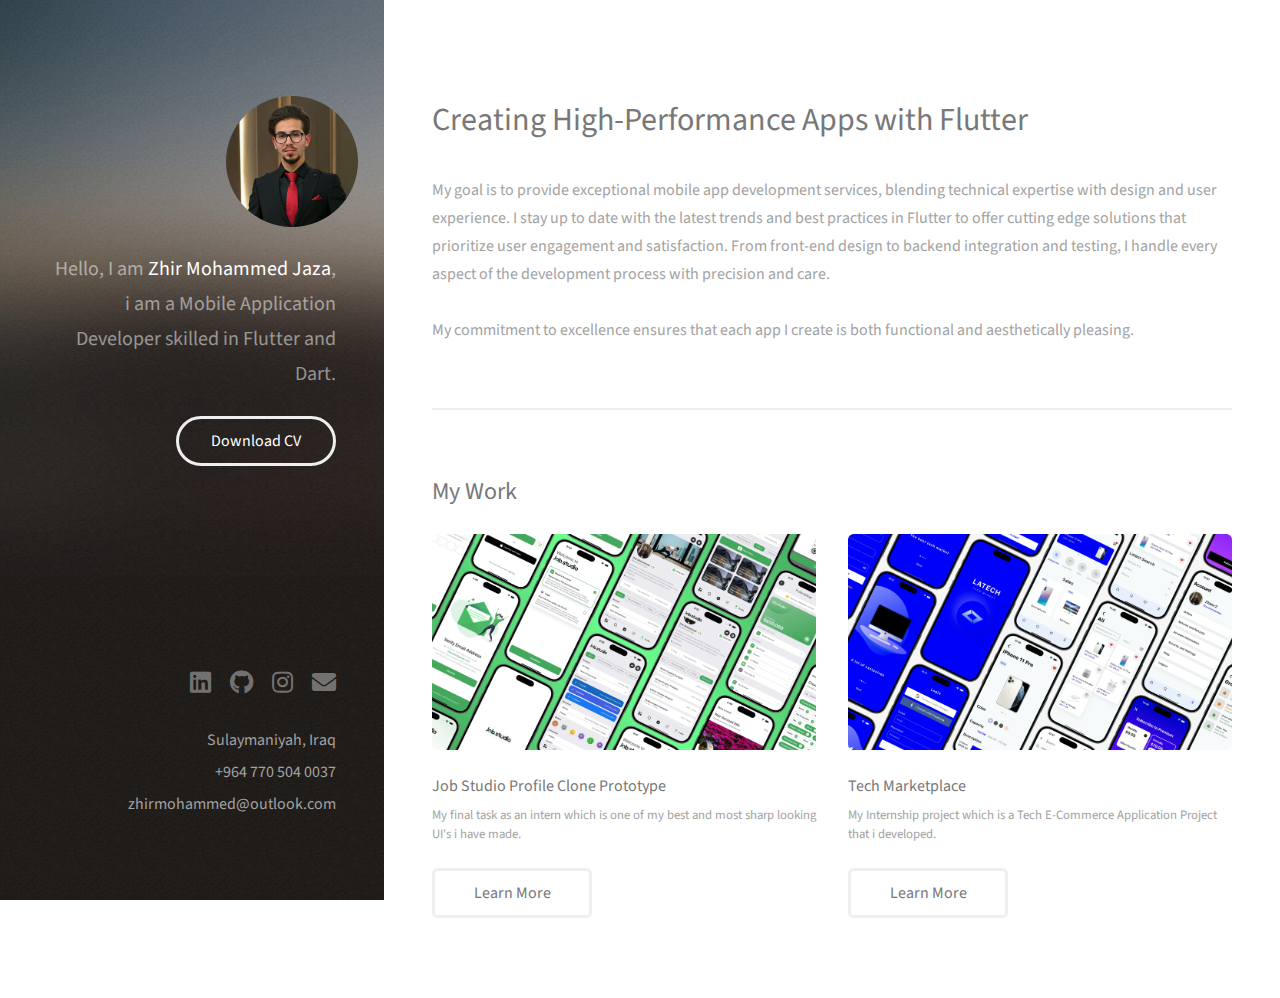
<file: index.html>
<!DOCTYPE HTML>
<html>
	<head>
		<title>Zhir's Portfolio</title>
		<meta charset="utf-8" />
		<meta name="viewport" content="width=device-width, initial-scale=1, user-scalable=no" />
		<link rel="stylesheet" href="assets/css/main.css" />
	</head>
	<body class="is-preload">

		<!-- Header -->
			<header id="header">
				<div class="inner">
					<a href="https://www.linkedin.com/in/zheer-muhamad-14b6a4210/" target="_blank" class="image avatar"><img src="images/Zhir.jpg" alt="" style="width:132px;height:auto; margin-left: -10px;" /></a>
					<h1>Hello, I am <strong>Zhir Mohammed Jaza</strong>,<br />
					i am a Mobile Application Developer<br /> skilled in Flutter and Dart.<br />
					<!-- <a href="http://html5up.net">HTML5 UP</a> -->
					</h1>
					<ul class="ul-mob" style="margin-top: 24px;">
						<li><a href="assets/files/Zheer's CV.pdf" download="Zheer's CV.pdf" class="btn">Download CV</a></li>
					</ul>
				</div>
			</header>

		<!-- Main -->
			<div id="main">

				<!-- One -->
					<section id="one">
						<header class="major">
							<h2>Creating High-Performance Apps with Flutter</h2>
						</header>
						<p>My goal is to provide exceptional mobile app development services, blending technical expertise with design and user experience. I stay up to date with the latest trends and best practices in Flutter to offer cutting edge solutions that prioritize user engagement and satisfaction. From front-end design to backend integration and testing, I handle every aspect of the development process with precision and care.<br><br> My commitment to excellence ensures that each app I create is both functional and aesthetically pleasing.</p>
						
					</section>

				<!-- Two -->
					<section id="two">
						<h2>My Work</h2>
						<div class="row">
							<article class="col-6 col-12-xsmall work-item">
								<a href="images/job-studio/JobStudio.webp" class="image fit thumb"><img src="images/job-studio/JobStudio.webp" alt="" /></a>
								<h3>Job Studio Profile Clone Prototype</h3>
								<p>My final task as an intern which is one of my best and most sharp looking UI's i have made.</p>
								<a href="/job-studio" class="button" style="margin-top: 24px;">Learn More</a>
							</article>
							<article class="col-6 col-12-xsmall work-item">
								<a href="images/tech-marketplace/TechMarketplace.webp" class="image fit thumb"><img src="images/tech-marketplace/TechMarketplace.webp" alt="" /></a>
								<h3>Tech Marketplace</h3>
								<p>My Internship project which is a Tech E-Commerce Application Project that i developed.</p>
								<a href="/tech-marketplace" class="button" style="margin-top: 24px;">Learn More</a>
							</article>
							<!-- <article class="col-6 col-12-xsmall work-item">
								<a href="images/fulls/JobStudio.png" class="image fit thumb"><img src="images/thumbs/JobStudio.png" alt="" /></a>
								<h3>Tortor metus commodo</h3>
								<p>Lorem ipsum dolor sit amet nisl sed nullam feugiat.</p>
							</article>
							<article class="col-6 col-12-xsmall work-item">
								<a href="images/fulls/JobStudio.png" class="image fit thumb"><img src="images/thumbs/JobStudio.png" alt="" /></a>
								<h3>Quam neque phasellus</h3>
								<p>Lorem ipsum dolor sit amet nisl sed nullam feugiat.</p>
							</article>
							<article class="col-6 col-12-xsmall work-item">
								<a href="images/fulls/05.jpg" class="image fit thumb"><img src="images/thumbs/05.jpg" alt="" /></a>
								<h3>Nunc enim commodo aliquet</h3>
								<p>Lorem ipsum dolor sit amet nisl sed nullam feugiat.</p>
							</article>
							<article class="col-6 col-12-xsmall work-item">
								<a href="images/fulls/06.jpg" class="image fit thumb"><img src="images/thumbs/06.jpg" alt="" /></a>
								<h3>Risus ornare lacinia</h3>
								<p>Lorem ipsum dolor sit amet nisl sed nullam feugiat.</p>
							</article> -->
						</div>
						<!-- <ul class="actions">
							<li><a href="#" class="button">Full Portfolio</a></li>
						</ul> -->
					</section>

				<!-- Three -->
					<!-- <section id="three">
						<h2>Get In Touch</h2>
						<p>Accumsan pellentesque commodo blandit enim arcu non at amet id arcu magna. Accumsan orci faucibus id eu lorem semper nunc nisi lorem vulputate lorem neque lorem ipsum dolor.</p>
						<div class="row">
							<div class="col-8 col-12-small">
								<form method="post" action="#">
									<div class="row gtr-uniform gtr-50">
										<div class="col-6 col-12-xsmall"><input type="text" name="name" id="name" placeholder="Name" /></div>
										<div class="col-6 col-12-xsmall"><input type="email" name="email" id="email" placeholder="Email" /></div>
										<div class="col-12"><textarea name="message" id="message" placeholder="Message" rows="4"></textarea></div>
									</div>
								</form>
								<ul class="actions">
									<li><input type="submit" value="Send Message" /></li>
								</ul>
							</div>
							<div class="col-4 col-12-small">
								<ul class="labeled-icons">
									<li>
										<h3 class="icon solid fa-home"><span class="label">Address</span></h3>
										1234 Somewhere Rd.<br />
										Nashville, TN 00000<br />
										United States
									</li>
									<li>
										<h3 class="icon solid fa-mobile-alt"><span class="label">Phone</span></h3>
										000-000-0000
									</li>
									<li>
										<h3 class="icon solid fa-envelope"><span class="label">Email</span></h3>
										<a href="#">hello@untitled.tld</a>
									</li>
								</ul>
							</div>
						</div>
					</section> -->

				<!-- Four -->
				<!--
					<section id="four">
						<h2>Elements</h2>

						<section>
							<h4>Text</h4>
							<p>This is <b>bold</b> and this is <strong>strong</strong>. This is <i>italic</i> and this is <em>emphasized</em>.
							This is <sup>superscript</sup> text and this is <sub>subscript</sub> text.
							This is <u>underlined</u> and this is code: <code>for (;;) { ... }</code>. Finally, <a href="#">this is a link</a>.</p>
							<hr />
							<header>
								<h4>Heading with a Subtitle</h4>
								<p>Lorem ipsum dolor sit amet nullam id egestas urna aliquam</p>
							</header>
							<p>Nunc lacinia ante nunc ac lobortis. Interdum adipiscing gravida odio porttitor sem non mi integer non faucibus ornare mi ut ante amet placerat aliquet. Volutpat eu sed ante lacinia sapien lorem accumsan varius montes viverra nibh in adipiscing blandit tempus accumsan.</p>
							<header>
								<h5>Heading with a Subtitle</h5>
								<p>Lorem ipsum dolor sit amet nullam id egestas urna aliquam</p>
							</header>
							<p>Nunc lacinia ante nunc ac lobortis. Interdum adipiscing gravida odio porttitor sem non mi integer non faucibus ornare mi ut ante amet placerat aliquet. Volutpat eu sed ante lacinia sapien lorem accumsan varius montes viverra nibh in adipiscing blandit tempus accumsan.</p>
							<hr />
							<h2>Heading Level 2</h2>
							<h3>Heading Level 3</h3>
							<h4>Heading Level 4</h4>
							<h5>Heading Level 5</h5>
							<h6>Heading Level 6</h6>
							<hr />
							<h5>Blockquote</h5>
							<blockquote>Fringilla nisl. Donec accumsan interdum nisi, quis tincidunt felis sagittis eget tempus euismod. Vestibulum ante ipsum primis in faucibus vestibulum. Blandit adipiscing eu felis iaculis volutpat ac adipiscing accumsan faucibus. Vestibulum ante ipsum primis in faucibus lorem ipsum dolor sit amet nullam adipiscing eu felis.</blockquote>
							<h5>Preformatted</h5>
							<pre><code>i = 0;

while (!deck.isInOrder()) {
print 'Iteration ' + i;
deck.shuffle();
i++;
}

print 'It took ' + i + ' iterations to sort the deck.';</code></pre>
						</section>

						<section>
							<h4>Lists</h4>
							<div class="row">
								<div class="col-6 col-12-xsmall">
									<h5>Unordered</h5>
									<ul>
										<li>Dolor pulvinar etiam magna etiam.</li>
										<li>Sagittis adipiscing lorem eleifend.</li>
										<li>Felis enim feugiat dolore viverra.</li>
									</ul>
									<h5>Alternate</h5>
									<ul class="alt">
										<li>Dolor pulvinar etiam magna etiam.</li>
										<li>Sagittis adipiscing lorem eleifend.</li>
										<li>Felis enim feugiat dolore viverra.</li>
									</ul>
								</div>
								<div class="col-6 col-12-xsmall">
									<h5>Ordered</h5>
									<ol>
										<li>Dolor pulvinar etiam magna etiam.</li>
										<li>Etiam vel felis at lorem sed viverra.</li>
										<li>Felis enim feugiat dolore viverra.</li>
										<li>Dolor pulvinar etiam magna etiam.</li>
										<li>Etiam vel felis at lorem sed viverra.</li>
										<li>Felis enim feugiat dolore viverra.</li>
									</ol>
									<h5>Icons</h5>
									<ul class="icons">
										<li><a href="#" class="icon brands fa-twitter"><span class="label">Twitter</span></a></li>
										<li><a href="#" class="icon brands fa-facebook-f"><span class="label">Facebook</span></a></li>
										<li><a href="#" class="icon brands fa-instagram"><span class="label">Instagram</span></a></li>
										<li><a href="#" class="icon brands fa-github"><span class="label">Github</span></a></li>
										<li><a href="#" class="icon brands fa-dribbble"><span class="label">Dribbble</span></a></li>
										<li><a href="#" class="icon brands fa-tumblr"><span class="label">Tumblr</span></a></li>
									</ul>
								</div>
							</div>
							<h5>Actions</h5>
							<ul class="actions">
								<li><a href="#" class="button primary">Default</a></li>
								<li><a href="#" class="button">Default</a></li>
							</ul>
							<ul class="actions small">
								<li><a href="#" class="button primary small">Small</a></li>
								<li><a href="#" class="button small">Small</a></li>
							</ul>
							<div class="row">
								<div class="col-6 col-12-small">
									<ul class="actions stacked">
										<li><a href="#" class="button primary">Default</a></li>
										<li><a href="#" class="button">Default</a></li>
									</ul>
								</div>
								<div class="col-6 col-12-small">
									<ul class="actions stacked">
										<li><a href="#" class="button primary small">Small</a></li>
										<li><a href="#" class="button small">Small</a></li>
									</ul>
								</div>
								<div class="col-6 col-12-small">
									<ul class="actions stacked">
										<li><a href="#" class="button primary fit">Default</a></li>
										<li><a href="#" class="button fit">Default</a></li>
									</ul>
								</div>
								<div class="col-6 col-12-small">
									<ul class="actions stacked">
										<li><a href="#" class="button primary small fit">Small</a></li>
										<li><a href="#" class="button small fit">Small</a></li>
									</ul>
								</div>
							</div>
						</section>

						<section>
							<h4>Table</h4>
							<h5>Default</h5>
							<div class="table-wrapper">
								<table>
									<thead>
										<tr>
											<th>Name</th>
											<th>Description</th>
											<th>Price</th>
										</tr>
									</thead>
									<tbody>
										<tr>
											<td>Item One</td>
											<td>Ante turpis integer aliquet porttitor.</td>
											<td>29.99</td>
										</tr>
										<tr>
											<td>Item Two</td>
											<td>Vis ac commodo adipiscing arcu aliquet.</td>
											<td>19.99</td>
										</tr>
										<tr>
											<td>Item Three</td>
											<td> Morbi faucibus arcu accumsan lorem.</td>
											<td>29.99</td>
										</tr>
										<tr>
											<td>Item Four</td>
											<td>Vitae integer tempus condimentum.</td>
											<td>19.99</td>
										</tr>
										<tr>
											<td>Item Five</td>
											<td>Ante turpis integer aliquet porttitor.</td>
											<td>29.99</td>
										</tr>
									</tbody>
									<tfoot>
										<tr>
											<td colspan="2"></td>
											<td>100.00</td>
										</tr>
									</tfoot>
								</table>
							</div>

							<h5>Alternate</h5>
							<div class="table-wrapper">
								<table class="alt">
									<thead>
										<tr>
											<th>Name</th>
											<th>Description</th>
											<th>Price</th>
										</tr>
									</thead>
									<tbody>
										<tr>
											<td>Item One</td>
											<td>Ante turpis integer aliquet porttitor.</td>
											<td>29.99</td>
										</tr>
										<tr>
											<td>Item Two</td>
											<td>Vis ac commodo adipiscing arcu aliquet.</td>
											<td>19.99</td>
										</tr>
										<tr>
											<td>Item Three</td>
											<td> Morbi faucibus arcu accumsan lorem.</td>
											<td>29.99</td>
										</tr>
										<tr>
											<td>Item Four</td>
											<td>Vitae integer tempus condimentum.</td>
											<td>19.99</td>
										</tr>
										<tr>
											<td>Item Five</td>
											<td>Ante turpis integer aliquet porttitor.</td>
											<td>29.99</td>
										</tr>
									</tbody>
									<tfoot>
										<tr>
											<td colspan="2"></td>
											<td>100.00</td>
										</tr>
									</tfoot>
								</table>
							</div>
						</section>

						<section>
							<h4>Buttons</h4>
							<ul class="actions">
								<li><a href="#" class="button primary">Primary</a></li>
								<li><a href="#" class="button">Default</a></li>
							</ul>
							<ul class="actions">
								<li><a href="#" class="button large">Large</a></li>
								<li><a href="#" class="button">Default</a></li>
								<li><a href="#" class="button small">Small</a></li>
							</ul>
							<ul class="actions fit">
								<li><a href="#" class="button primary fit">Fit</a></li>
								<li><a href="#" class="button fit">Fit</a></li>
							</ul>
							<ul class="actions fit small">
								<li><a href="#" class="button primary fit small">Fit + Small</a></li>
								<li><a href="#" class="button fit small">Fit + Small</a></li>
							</ul>
							<ul class="actions">
								<li><a href="#" class="button primary icon solid fa-download">Icon</a></li>
								<li><a href="#" class="button icon solid fa-download">Icon</a></li>
							</ul>
							<ul class="actions">
								<li><span class="button primary disabled">Primary</span></li>
								<li><span class="button disabled">Default</span></li>
							</ul>
						</section>

						<section>
							<h4>Form</h4>
							<form method="post" action="#">
								<div class="row gtr-uniform gtr-50">
									<div class="col-6 col-12-xsmall">
										<input type="text" name="demo-name" id="demo-name" value="" placeholder="Name" />
									</div>
									<div class="col-6 col-12-xsmall">
										<input type="email" name="demo-email" id="demo-email" value="" placeholder="Email" />
									</div>
									<div class="col-12">
										<select name="demo-category" id="demo-category">
											<option value="">- Category -</option>
											<option value="1">Manufacturing</option>
											<option value="1">Shipping</option>
											<option value="1">Administration</option>
											<option value="1">Human Resources</option>
										</select>
									</div>
									<div class="col-4 col-12-small">
										<input type="radio" id="demo-priority-low" name="demo-priority" checked>
										<label for="demo-priority-low">Low Priority</label>
									</div>
									<div class="col-4 col-12-small">
										<input type="radio" id="demo-priority-normal" name="demo-priority">
										<label for="demo-priority-normal">Normal Priority</label>
									</div>
									<div class="col-4 col-12-small">
										<input type="radio" id="demo-priority-high" name="demo-priority">
										<label for="demo-priority-high">High Priority</label>
									</div>
									<div class="col-6 col-12-small">
										<input type="checkbox" id="demo-copy" name="demo-copy">
										<label for="demo-copy">Email me a copy of this message</label>
									</div>
									<div class="col-6 col-12-small">
										<input type="checkbox" id="demo-human" name="demo-human" checked>
										<label for="demo-human">I am a human and not a robot</label>
									</div>
									<div class="col-12">
										<textarea name="demo-message" id="demo-message" placeholder="Enter your message" rows="6"></textarea>
									</div>
									<div class="col-12">
										<ul class="actions">
											<li><input type="submit" value="Send Message" class="primary" /></li>
											<li><input type="reset" value="Reset" /></li>
										</ul>
									</div>
								</div>
							</form>
						</section>

						<section>
							<h4>Image</h4>
							<h5>Fit</h5>
							<div class="box alt">
								<div class="row gtr-50 gtr-uniform">
									<div class="col-12"><span class="image fit"><img src="images/fulls/05.jpg" alt="" /></span></div>
									<div class="col-4"><span class="image fit"><img src="images/thumbs/01.jpg" alt="" /></span></div>
									<div class="col-4"><span class="image fit"><img src="images/thumbs/02.jpg" alt="" /></span></div>
									<div class="col-4"><span class="image fit"><img src="images/thumbs/03.jpg" alt="" /></span></div>
									<div class="col-4"><span class="image fit"><img src="images/thumbs/04.jpg" alt="" /></span></div>
									<div class="col-4"><span class="image fit"><img src="images/thumbs/05.jpg" alt="" /></span></div>
									<div class="col-4"><span class="image fit"><img src="images/thumbs/06.jpg" alt="" /></span></div>
									<div class="col-4"><span class="image fit"><img src="images/thumbs/03.jpg" alt="" /></span></div>
									<div class="col-4"><span class="image fit"><img src="images/thumbs/02.jpg" alt="" /></span></div>
									<div class="col-4"><span class="image fit"><img src="images/thumbs/01.jpg" alt="" /></span></div>
								</div>
							</div>
							<h5>Left &amp; Right</h5>
							<p><span class="image left"><img src="images/avatar.jpg" alt="" /></span>Fringilla nisl. Donec accumsan interdum nisi, quis tincidunt felis sagittis eget. tempus euismod. Vestibulum ante ipsum primis in faucibus vestibulum. Blandit adipiscing eu felis iaculis volutpat ac adipiscing accumsan eu faucibus. Integer ac pellentesque praesent tincidunt felis sagittis eget. tempus euismod. Vestibulum ante ipsum primis in faucibus vestibulum. Blandit adipiscing eu felis iaculis volutpat ac adipiscing accumsan eu faucibus. Integer ac pellentesque praesent. Donec accumsan interdum nisi, quis tincidunt felis sagittis eget. tempus euismod. Vestibulum ante ipsum primis in faucibus vestibulum. Blandit adipiscing eu felis iaculis volutpat ac adipiscing accumsan eu faucibus. Integer ac pellentesque praesent tincidunt felis sagittis eget. tempus euismod. Vestibulum ante ipsum primis in faucibus vestibulum. Blandit adipiscing eu felis iaculis volutpat ac adipiscing accumsan eu faucibus. Integer ac pellentesque praesent.</p>
							<p><span class="image right"><img src="images/avatar.jpg" alt="" /></span>Fringilla nisl. Donec accumsan interdum nisi, quis tincidunt felis sagittis eget. tempus euismod. Vestibulum ante ipsum primis in faucibus vestibulum. Blandit adipiscing eu felis iaculis volutpat ac adipiscing accumsan eu faucibus. Integer ac pellentesque praesent tincidunt felis sagittis eget. tempus euismod. Vestibulum ante ipsum primis in faucibus vestibulum. Blandit adipiscing eu felis iaculis volutpat ac adipiscing accumsan eu faucibus. Integer ac pellentesque praesent. Donec accumsan interdum nisi, quis tincidunt felis sagittis eget. tempus euismod. Vestibulum ante ipsum primis in faucibus vestibulum. Blandit adipiscing eu felis iaculis volutpat ac adipiscing accumsan eu faucibus. Integer ac pellentesque praesent tincidunt felis sagittis eget. tempus euismod. Vestibulum ante ipsum primis in faucibus vestibulum. Blandit adipiscing eu felis iaculis volutpat ac adipiscing accumsan eu faucibus. Integer ac pellentesque praesent.</p>
						</section>

					</section>
				-->

			</div>

		<!-- Footer -->
			<footer id="footer">
				<div class="inner">
					<ul class="icons">
						<li><a href="https://www.linkedin.com/in/zheer-muhamad-14b6a4210/" target="_blank" class="icon brands fa-linkedin"><span class="label">Twitter</span></a></li>
						<li><a href="https://github.com/Zheer03" target="_blank" class="icon brands fa-github"><span class="label">Github</span></a></li>
						<li><a href="https://www.instagram.com/zheermuhamad03/" target="_blank" class="icon brands fa-instagram"><span class="label">Dribbble</span></a></li>
						<li><a href="mailto:zhirmohammed@outlook.com"  class="icon solid fa-envelope"><span class="label">Email</span></a></li>
					</ul>
					<!-- <div class="col-4 col-12-small" style="display: flex; justify-content: flex-end; margin-top: 24px;"> -->
					<div class="col-4 col-12-small footer-align" >
					<ul class="ul-mob">
							<li>
								<a href="https://maps.google.com/?q=35.555620, 45.435078" target="_blank">Sulaymaniyah, Iraq</a>
							<li>
								<a href="tel:+9647705040037" target="_blank">+964 770 504 0037</a>
							</li>
							<li>
								<a href="mailto:zhirmohammed@outlook.com">zhirmohammed@outlook.com</a>
							</li>
						</ul>
					</div>
				</div>
			</footer>

		<!-- Scripts -->
			<script src="assets/js/jquery.min.js"></script>
			<script src="assets/js/jquery.poptrox.min.js"></script>
			<script src="assets/js/browser.min.js"></script>
			<script src="assets/js/breakpoints.min.js"></script>
			<script src="assets/js/util.js"></script>
			<script src="assets/js/main.js"></script>

	</body>
</html>
</file>
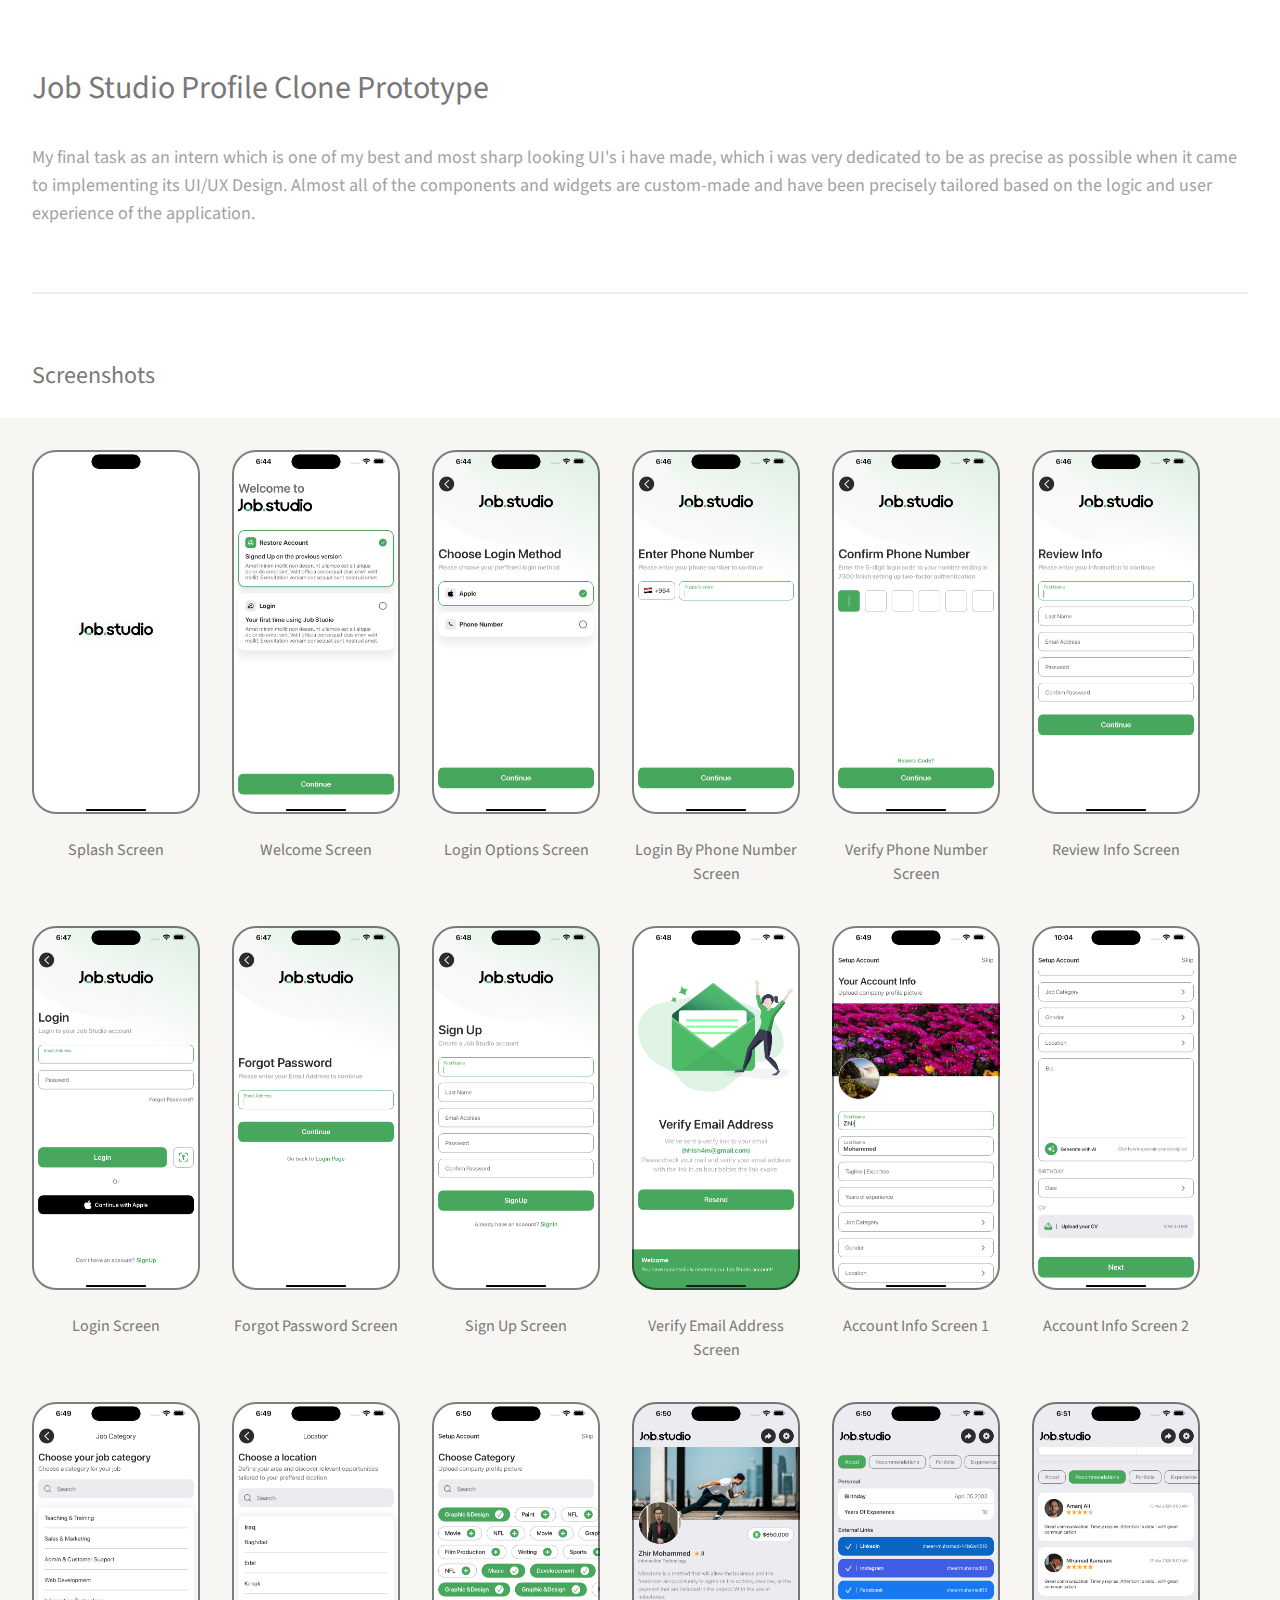
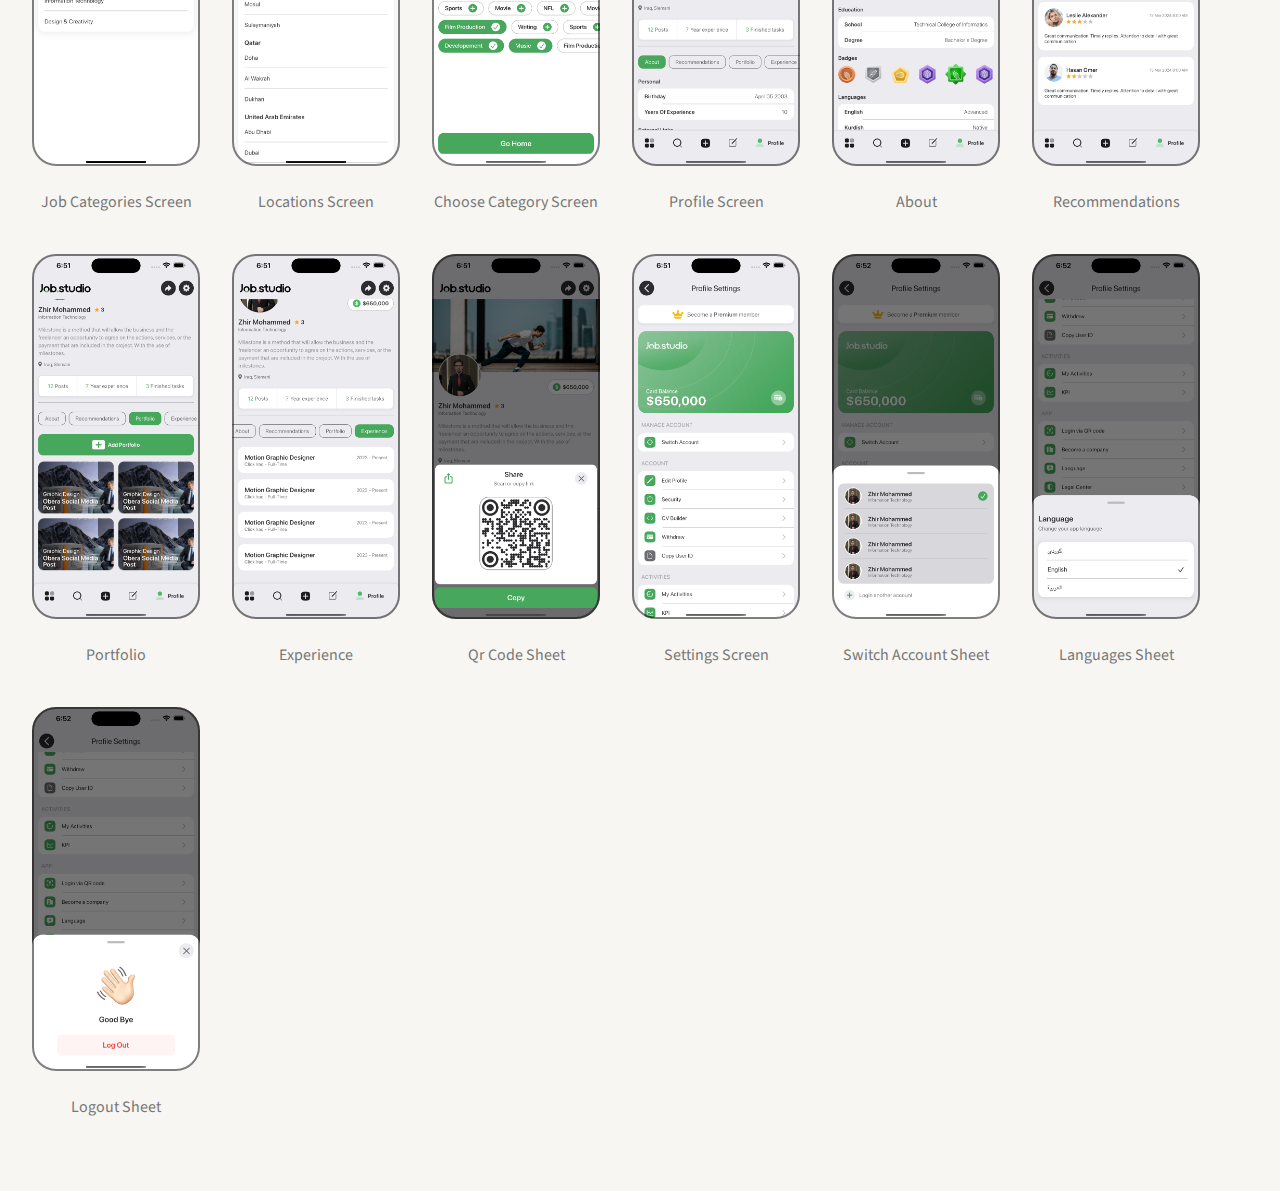
<file: job-studio.html>
<!DOCTYPE HTML>
<html>

<head>
    <title>Zhir's Portfolio</title>
    <meta charset="utf-8" />
    <meta name="viewport" content="width=device-width, initial-scale=1, user-scalable=no" />
    <link rel="stylesheet" href="assets/css/main1.css" />
    <!-- <style>
		/* Add styles to center the images */
		body {
			display: flex;
			justify-content: left;
			align-items: flex-start;
			height: 100vh;
			margin: 24px;
			/* border-radius: 2em; */
		}

		/* Container to hold the images */
		.image-container {
			display: flex;
			flex-wrap: wrap;
			/* Wrap images to the next line if needed */
			justify-content: flex-start;
			/* Center images in the row */
			gap: 24px;
			/* Add space between images */
			padding-bottom: 64px;
			/* border-radius: 2em; */
		}

		img {
			width: 150px;
			/* Adjust the maximum width of images */
			height: auto;
			/* Maintain the aspect ratio */
			border-radius: 16px;
		}
	</style> -->
</head>

<body class="is-preload">
    <div id="main">
        <!-- One -->
        <section id="one">
            <header class="major">
                <h2>Job Studio Profile Clone Prototype</h2>
            </header>
            <p style="font-size: 18px;">My final task as an intern which is one of my best and most sharp looking UI's i
                have made, which i was very dedicated to be as precise as possible when it came to implementing its
                UI/UX Design. Almost all of the components and widgets are custom-made and have been precisely tailored
                based on the logic and user experience of the application.</p>

        </section>
        <section id="two">
            <h2>Screenshots</h2>
            <div class="row" style="background-color: #f7f6f2; margin-right: -2em; padding: 2em 0em 2em 0em;">
                <article class="col-6 col-12-xsmall work-item">
                    <a href="images/job-studio/SplashScreen.png" class="image fit thumb"><img
                            src="images/job-studio/SplashScreen.png" alt="" /></a>
                    <h3>Splash Screen</h3>
                </article>
                <article class="col-6 col-12-xsmall work-item">
                    <a href="images/job-studio/WelcomeScreen.png" class="image fit thumb"><img
                            src="images/job-studio/WelcomeScreen.png" alt="" /></a>
                    <h3>Welcome Screen</h3>
                </article>
                <article class="col-6 col-12-xsmall work-item">
                    <a href="images/job-studio/LoginOptionsScreen.png" class="image fit thumb"><img
                            src="images/job-studio/LoginOptionsScreen.png" alt="" /></a>
                    <h3>Login Options Screen</h3>
                </article>
                <article class="col-6 col-12-xsmall work-item">
                    <a href="images/job-studio/LoginByPhoneNumberScreen.png" class="image fit thumb"><img
                            src="images/job-studio/LoginByPhoneNumberScreen.png" alt="" /></a>
                    <h3>Login By Phone Number Screen</h3>
                </article>
                <article class="col-6 col-12-xsmall work-item">
                    <a href="images/job-studio/VerifyPhoneNumberScreen.png" class="image fit thumb"><img
                            src="images/job-studio/VerifyPhoneNumberScreen.png" alt="" /></a>
                    <h3>Verify Phone Number Screen</h3>
                </article>
                <article class="col-6 col-12-xsmall work-item">
                    <a href="images/job-studio/ReviewInfoScreen.png" class="image fit thumb"><img
                            src="images/job-studio/ReviewInfoScreen.png" alt="" /></a>
                    <h3>Review Info Screen</h3>
                </article>
                <article class="col-6 col-12-xsmall work-item">
                    <a href="images/job-studio/LoginScreen.png" class="image fit thumb"><img
                            src="images/job-studio/LoginScreen.png" alt="" /></a>
                    <h3>Login Screen</h3>
                </article>
                <article class="col-6 col-12-xsmall work-item">
                    <a href="images/job-studio/ForgotPasswordScreen.png" class="image fit thumb"><img
                            src="images/job-studio/ForgotPasswordScreen.png" alt="" /></a>
                    <h3>Forgot Password Screen</h3>
                </article>
                <article class="col-6 col-12-xsmall work-item">
                    <a href="images/job-studio/SignUpScreen.png" class="image fit thumb"><img
                            src="images/job-studio/SignUpScreen.png" alt="" /></a>
                    <h3>Sign Up Screen</h3>
                </article>
                <article class="col-6 col-12-xsmall work-item">
                    <a href="images/job-studio/VerifyEmailAddressScreen.png" class="image fit thumb"><img
                            src="images/job-studio/VerifyEmailAddressScreen.png" alt="" /></a>
                    <h3>Verify Email Address Screen</h3>
                </article>
                <article class="col-6 col-12-xsmall work-item">
                    <a href="images/job-studio/AccountInfoScreen1.png" class="image fit thumb"><img
                            src="images/job-studio/AccountInfoScreen1.png" alt="" /></a>
                    <h3>Account Info Screen 1</h3>
                </article>
                <article class="col-6 col-12-xsmall work-item">
                    <a href="images/job-studio/AccountInfoScreen2.png" class="image fit thumb"><img
                            src="images/job-studio/AccountInfoScreen2.png" alt="" /></a>
                    <h3>Account Info Screen 2</h3>
                </article>
                <article class="col-6 col-12-xsmall work-item">
                    <a href="images/job-studio/JobCategoriesScreen.png" class="image fit thumb"><img
                            src="images/job-studio/JobCategoriesScreen.png" alt="" /></a>
                    <h3>Job Categories Screen</h3>
                </article>
                <article class="col-6 col-12-xsmall work-item">
                    <a href="images/job-studio/LocationsScreen.png" class="image fit thumb"><img
                            src="images/job-studio/LocationsScreen.png" alt="" /></a>
                    <h3>Locations Screen</h3>
                </article>
                <article class="col-6 col-12-xsmall work-item">
                    <a href="images/job-studio/ChooseCategoryScreen.png" class="image fit thumb"><img
                            src="images/job-studio/ChooseCategoryScreen.png" alt="" /></a>
                    <h3>Choose Category Screen</h3>
                </article>
                <article class="col-6 col-12-xsmall work-item">
                    <a href="images/job-studio/ProfileScreen.png" class="image fit thumb"><img
                            src="images/job-studio/ProfileScreen.png" alt="" /></a>
                    <h3>Profile Screen</h3>
                </article>
                <article class="col-6 col-12-xsmall work-item">
                    <a href="images/job-studio/About.png" class="image fit thumb"><img
                            src="images/job-studio/About.png" alt="" /></a>
                    <h3>About</h3>
                </article>
                <article class="col-6 col-12-xsmall work-item">
                    <a href="images/job-studio/Recommendations.png" class="image fit thumb"><img
                            src="images/job-studio/Recommendations.png" alt="" /></a>
                    <h3>Recommendations</h3>
                </article>
                <article class="col-6 col-12-xsmall work-item">
                    <a href="images/job-studio/Portfolio.png" class="image fit thumb"><img
                            src="images/job-studio/Portfolio.png" alt="" /></a>
                    <h3>Portfolio</h3>
                </article>
                <article class="col-6 col-12-xsmall work-item">
                    <a href="images/job-studio/Experience.png" class="image fit thumb"><img
                            src="images/job-studio/Experience.png" alt="" /></a>
                    <h3>Experience</h3>
                </article>
                <article class="col-6 col-12-xsmall work-item">
                    <a href="images/job-studio/QrCodeSheet.png" class="image fit thumb"><img
                            src="images/job-studio/QrCodeSheet.png" alt="" /></a>
                    <h3>Qr Code Sheet</h3>
                </article>
                <article class="col-6 col-12-xsmall work-item">
                    <a href="images/job-studio/SettingsScreen.png" class="image fit thumb"><img
                            src="images/job-studio/SettingsScreen.png" alt="" /></a>
                    <h3>Settings Screen</h3>
                </article>
                <article class="col-6 col-12-xsmall work-item">
                    <a href="images/job-studio/SwitchAccountSheet.png" class="image fit thumb"><img
                            src="images/job-studio/SwitchAccountSheet.png" alt="" /></a>
                    <h3>Switch Account Sheet</h3>
                </article>
                <article class="col-6 col-12-xsmall work-item">
                    <a href="images/job-studio/LanguagesSheet.png" class="image fit thumb"><img
                            src="images/job-studio/LanguagesSheet.png" alt="" /></a>
                    <h3>Languages Sheet</h3>
                </article>
                <article class="col-6 col-12-xsmall work-item">
                    <a href="images/job-studio/LogoutSheet.png" class="image fit thumb"><img
                            src="images/job-studio/LogoutSheet.png" alt="" /></a>
                    <h3>Logout Sheet</h3>
                </article>

                <!-- <img src="images/thumbs/hello.png" alt="Image 2">
				<img src="images/thumbs/hello.png" alt="Image 3">
				<img src="images/thumbs/hello.png" alt="Image 4">
				<img src="images/thumbs/hello.png" alt="Image 5">
				<img src="images/thumbs/hello.png" alt="Image 6">
				<img src="images/thumbs/hello.png" alt="Image 7">
				<img src="images/thumbs/hello.png" alt="Image 8">
				<img src="images/thumbs/hello.png" alt="Image 9">
				<img src="images/thumbs/hello.png" alt="Image 10"> -->

            </div>
        </section>
    </div>
    <script src="assets/js/jquery.min.js"></script>
    <script src="assets/js/jquery.poptrox.min.js"></script>
    <script src="assets/js/browser.min.js"></script>
    <script src="assets/js/breakpoints.min.js"></script>
    <script src="assets/js/util.js"></script>
    <script src="assets/js/main.js"></script>
</body>

</html>
</file>
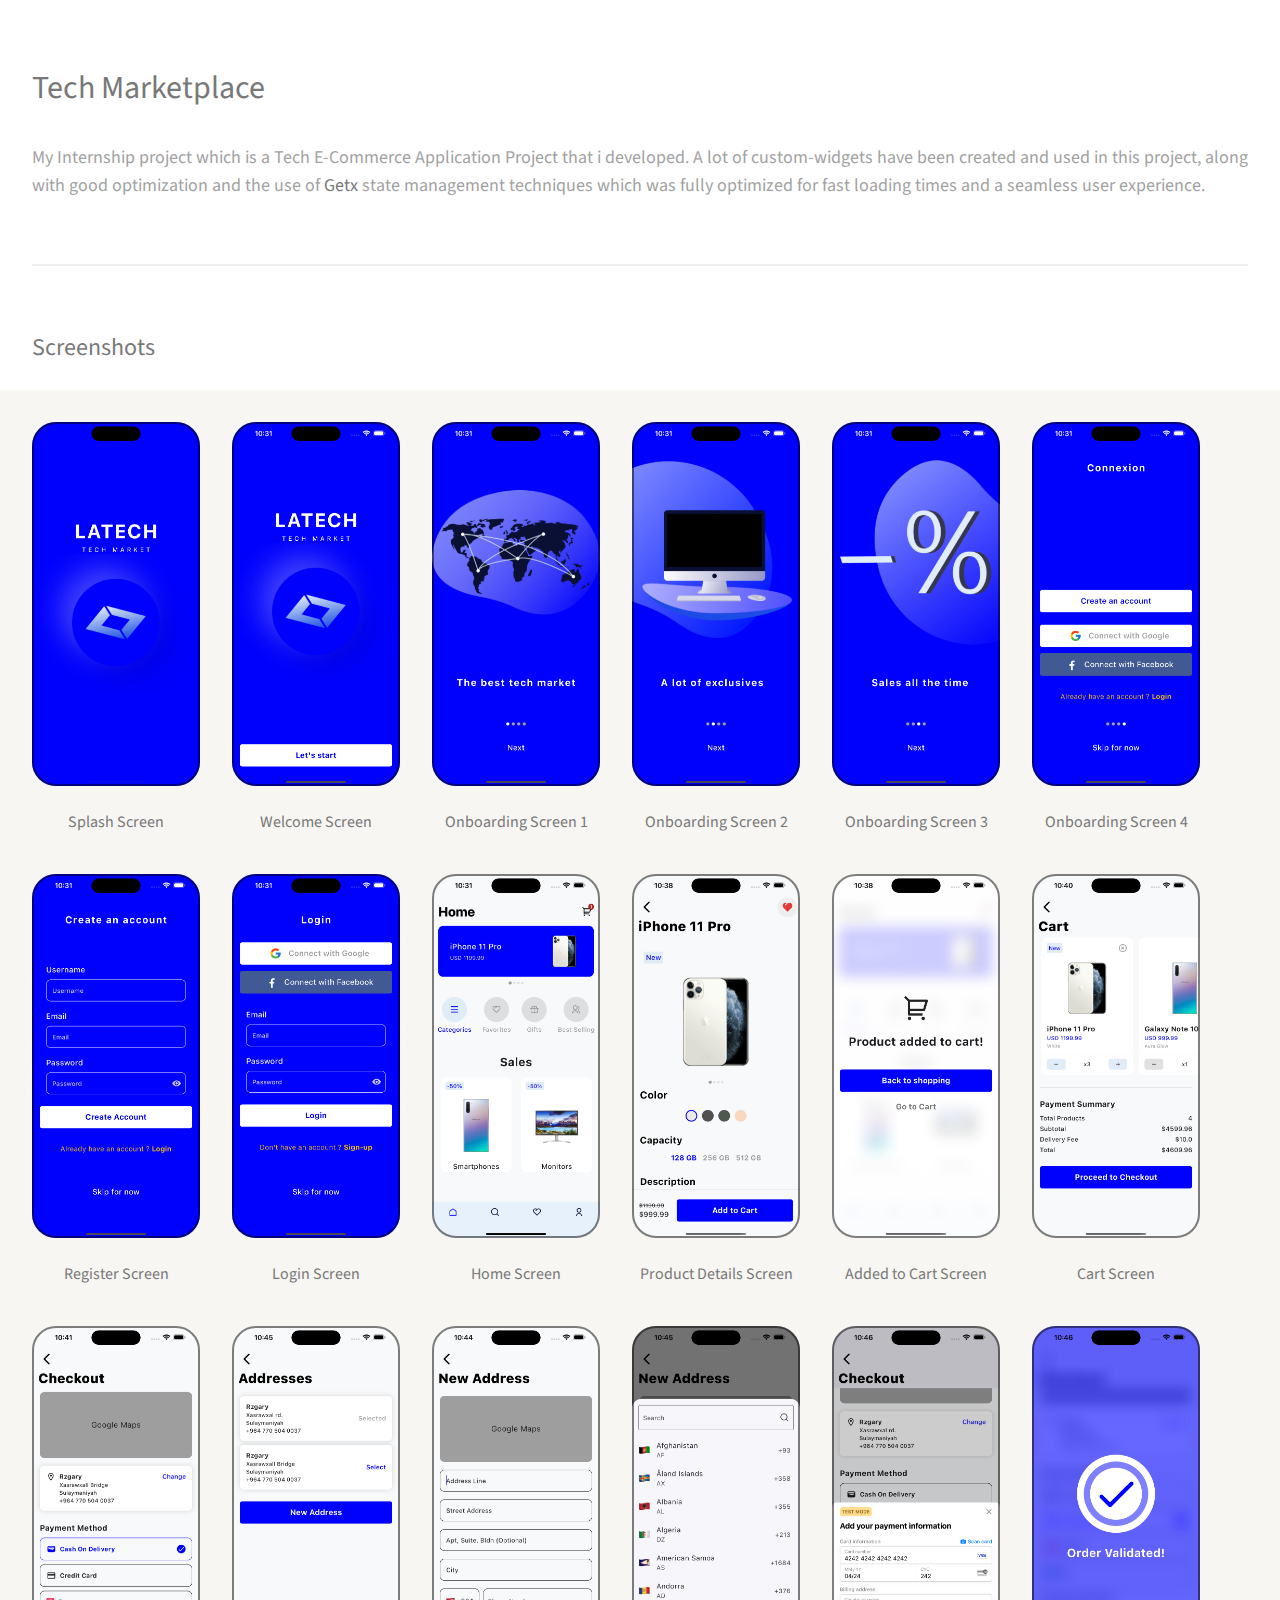
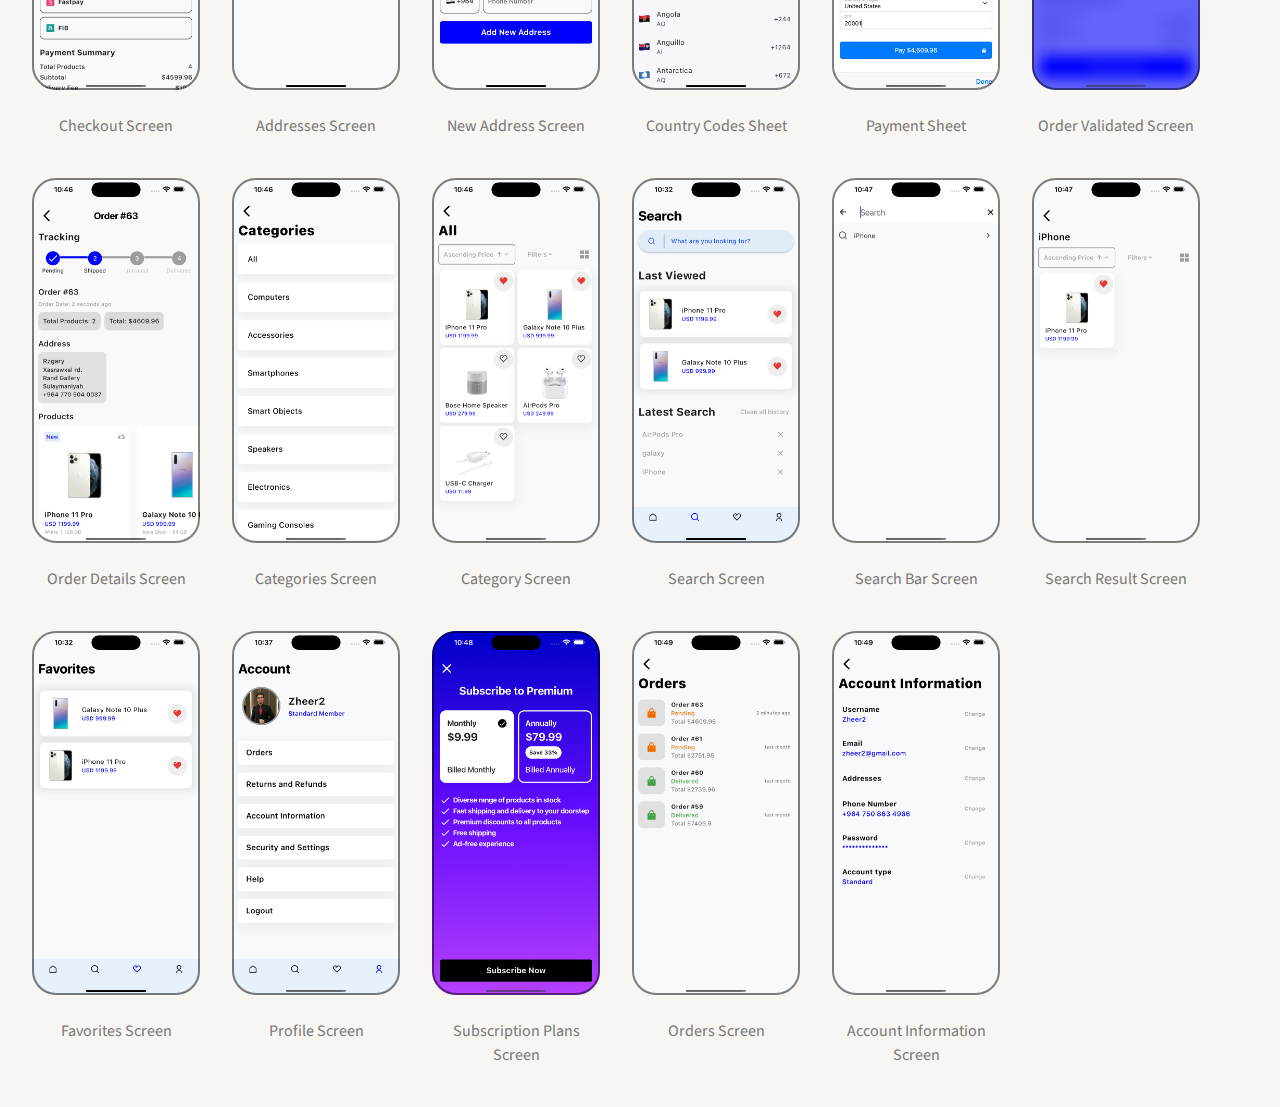
<file: tech-marketplace.html>
<!DOCTYPE HTML>
<html>

<head>
	<title>Zhir's Portfolio</title>
	<meta charset="utf-8" />
	<meta name="viewport" content="width=device-width, initial-scale=1, user-scalable=no" />
	<link rel="stylesheet" href="assets/css/main1.css" />
	<!-- <style>
		/* Add styles to center the images */
		body {
			display: flex;
			justify-content: left;
			align-items: flex-start;
			height: 100vh;
			margin: 24px;
			/* border-radius: 2em; */
		}

		/* Container to hold the images */
		.image-container {
			display: flex;
			flex-wrap: wrap;
			/* Wrap images to the next line if needed */
			justify-content: flex-start;
			/* Center images in the row */
			gap: 24px;
			/* Add space between images */
			padding-bottom: 64px;
			/* border-radius: 2em; */
		}

		img {
			width: 150px;
			/* Adjust the maximum width of images */
			height: auto;
			/* Maintain the aspect ratio */
			border-radius: 16px;
		}
	</style> -->
</head>

<body class="is-preload">
	<div id="main">
		<!-- One -->
		<section id="one">
			<header class="major">
				<h2>Tech Marketplace</h2>
			</header>
			<p style="font-size: 18px;">My Internship project which is a Tech E-Commerce Application Project that i
				developed. A lot of custom-widgets have been created and used in this project, along with good
				optimization and the use of <Strong>Getx</Strong> state management techniques which was fully optimized
				for fast loading times and a seamless user experience.</p>

		</section>
		<section id="two">
			<h2>Screenshots</h2>
			<div class="row" style="background-color: #f7f6f2; margin-right: -2em; padding-top: 2em; padding-right: 2em;">
				<article class="col-6 col-12-xsmall work-item">
					<a href="images/tech-marketplace/SplashScreen.png" class="image fit thumb"><img
							src="images/tech-marketplace/SplashScreen.png" alt="" /></a>
					<h3>Splash Screen</h3>
				</article>
				<article class="col-6 col-12-xsmall work-item">
					<a href="images/tech-marketplace/WelcomeScreen.png" class="image fit thumb"><img
							src="images/tech-marketplace/WelcomeScreen.png" alt="" /></a>
					<h3>Welcome Screen</h3>
				</article>
				<article class="col-6 col-12-xsmall work-item">
					<a href="images/tech-marketplace/OnboardingScreen1.png" class="image fit thumb"><img
							src="images/tech-marketplace/OnboardingScreen1.png" alt="" /></a>
					<h3>Onboarding Screen 1</h3>
				</article>
				<article class="col-6 col-12-xsmall work-item">
					<a href="images/tech-marketplace/OnboardingScreen2.png" class="image fit thumb"><img
							src="images/tech-marketplace/OnboardingScreen2.png" alt="" /></a>
					<h3>Onboarding Screen 2</h3>
				</article>
				<article class="col-6 col-12-xsmall work-item">
					<a href="images/tech-marketplace/OnboardingScreen3.png" class="image fit thumb"><img
							src="images/tech-marketplace/OnboardingScreen3.png" alt="" /></a>
					<h3>Onboarding Screen 3</h3>
				</article>
				<article class="col-6 col-12-xsmall work-item">
					<a href="images/tech-marketplace/OnboardingScreen4.png" class="image fit thumb"><img
							src="images/tech-marketplace/OnboardingScreen4.png" alt="" /></a>
					<h3>Onboarding Screen 4</h3>
				</article>
				<article class="col-6 col-12-xsmall work-item">
					<a href="images/tech-marketplace/RegisterScreen.png" class="image fit thumb"><img
							src="images/tech-marketplace/RegisterScreen.png" alt="" /></a>
					<h3>Register Screen</h3>
				</article>
				<article class="col-6 col-12-xsmall work-item">
					<a href="images/tech-marketplace/LoginScreen.png" class="image fit thumb"><img
							src="images/tech-marketplace/LoginScreen.png" alt="" /></a>
					<h3>Login Screen</h3>
				</article>
				<article class="col-6 col-12-xsmall work-item">
					<a href="images/tech-marketplace/HomeScreen.png" class="image fit thumb"><img
							src="images/tech-marketplace/HomeScreen.png" alt="" /></a>
					<h3>Home Screen</h3>
				</article>
				<article class="col-6 col-12-xsmall work-item">
					<a href="images/tech-marketplace/ProductDetailsScreen.png" class="image fit thumb"><img
							src="images/tech-marketplace/ProductDetailsScreen.png" alt="" /></a>
					<h3>Product Details Screen</h3>
				</article>
				<article class="col-6 col-12-xsmall work-item">
					<a href="images/tech-marketplace/AddedToCartScreen.png" class="image fit thumb"><img
							src="images/tech-marketplace/AddedToCartScreen.png" alt="" /></a>
					<h3>Added to Cart Screen</h3>
				</article>
				<article class="col-6 col-12-xsmall work-item">
					<a href="images/tech-marketplace/CartScreen.png" class="image fit thumb"><img
							src="images/tech-marketplace/CartScreen.png" alt="" /></a>
					<h3>Cart Screen</h3>
				</article>
				<article class="col-6 col-12-xsmall work-item">
					<a href="images/tech-marketplace/CheckoutScreen.png" class="image fit thumb"><img
							src="images/tech-marketplace/CheckoutScreen.png" alt="" /></a>
					<h3>Checkout Screen</h3>
				</article>
				<article class="col-6 col-12-xsmall work-item">
					<a href="images/tech-marketplace/AddressesScreen.png" class="image fit thumb"><img
							src="images/tech-marketplace/AddressesScreen.png" alt="" /></a>
					<h3>Addresses Screen</h3>
				</article>
				<article class="col-6 col-12-xsmall work-item">
					<a href="images/tech-marketplace/NewAddressScreen.png" class="image fit thumb"><img
							src="images/tech-marketplace/NewAddressScreen.png" alt="" /></a>
					<h3>New Address Screen</h3>
				</article>
				<article class="col-6 col-12-xsmall work-item">
					<a href="images/tech-marketplace/CountryCodesSheet.png" class="image fit thumb"><img
							src="images/tech-marketplace/CountryCodesSheet.png" alt="" /></a>
					<h3>Country Codes Sheet</h3>
				</article>
				<article class="col-6 col-12-xsmall work-item">
					<a href="images/tech-marketplace/PaymentSheet.png" class="image fit thumb"><img
							src="images/tech-marketplace/PaymentSheet.png" alt="" /></a>
					<h3>Payment Sheet</h3>
				</article>
				<article class="col-6 col-12-xsmall work-item">
					<a href="images/tech-marketplace/OrderValidatedScreen.png" class="image fit thumb"><img
							src="images/tech-marketplace/OrderValidatedScreen.png" alt="" /></a>
					<h3>Order Validated Screen</h3>
				</article>
				<article class="col-6 col-12-xsmall work-item">
					<a href="images/tech-marketplace/OrderDetailsScreen.png" class="image fit thumb"><img
							src="images/tech-marketplace/OrderDetailsScreen.png" alt="" /></a>
					<h3>Order Details Screen</h3>
				</article>
				<article class="col-6 col-12-xsmall work-item">
					<a href="images/tech-marketplace/CategoriesScreen.png" class="image fit thumb"><img
							src="images/tech-marketplace/CategoriesScreen.png" alt="" /></a>
					<h3>Categories Screen</h3>
				</article>
				<article class="col-6 col-12-xsmall work-item">
					<a href="images/tech-marketplace/CategoryScreen.png" class="image fit thumb"><img
							src="images/tech-marketplace/CategoryScreen.png" alt="" /></a>
					<h3>Category Screen</h3>
				</article>
				<article class="col-6 col-12-xsmall work-item">
					<a href="images/tech-marketplace/SearchScreen.png" class="image fit thumb"><img
							src="images/tech-marketplace/SearchScreen.png" alt="" /></a>
					<h3>Search Screen</h3>
				</article>
				<article class="col-6 col-12-xsmall work-item">
					<a href="images/tech-marketplace/SearchBarScreen.png" class="image fit thumb"><img
							src="images/tech-marketplace/SearchBarScreen.png" alt="" /></a>
					<h3>Search Bar Screen</h3>
				</article>
				<article class="col-6 col-12-xsmall work-item">
					<a href="images/tech-marketplace/SearchResultScreen.png" class="image fit thumb"><img
							src="images/tech-marketplace/SearchResultScreen.png" alt="" /></a>
					<h3>Search Result Screen</h3>
				</article>
				<article class="col-6 col-12-xsmall work-item">
					<a href="images/tech-marketplace/FavoritesScreen.png" class="image fit thumb"><img
							src="images/tech-marketplace/FavoritesScreen.png" alt="" /></a>
					<h3>Favorites Screen</h3>
				</article>
				<article class="col-6 col-12-xsmall work-item">
					<a href="images/tech-marketplace/ProfileScreen.png" class="image fit thumb"><img
							src="images/tech-marketplace/ProfileScreen.png" alt="" /></a>
					<h3>Profile Screen</h3>
				</article>
				<article class="col-6 col-12-xsmall work-item">
					<a href="images/tech-marketplace/SubscriptionPlansScreen.png" class="image fit thumb"><img
							src="images/tech-marketplace/SubscriptionPlansScreen.png" alt="" /></a>
					<h3>Subscription Plans Screen</h3>
				</article>
				<article class="col-6 col-12-xsmall work-item">
					<a href="images/tech-marketplace/OrdersScreen.png" class="image fit thumb"><img
							src="images/tech-marketplace/OrdersScreen.png" alt="" /></a>
					<h3>Orders Screen</h3>
				</article>
				<article class="col-6 col-12-xsmall work-item">
					<a href="images/tech-marketplace/AccountInformationScreen.png" class="image fit thumb"><img
							src="images/tech-marketplace/AccountInformationScreen.png" alt="" /></a>
					<h3>Account Information Screen</h3>
				</article>

				<!-- <img src="images/thumbs/hello.png" alt="Image 2">
				<img src="images/thumbs/hello.png" alt="Image 3">
				<img src="images/thumbs/hello.png" alt="Image 4">
				<img src="images/thumbs/hello.png" alt="Image 5">
				<img src="images/thumbs/hello.png" alt="Image 6">
				<img src="images/thumbs/hello.png" alt="Image 7">
				<img src="images/thumbs/hello.png" alt="Image 8">
				<img src="images/thumbs/hello.png" alt="Image 9">
				<img src="images/thumbs/hello.png" alt="Image 10"> -->

			</div>
		</section>
	</div>
	<script src="assets/js/jquery.min.js"></script>
	<script src="assets/js/jquery.poptrox.min.js"></script>
	<script src="assets/js/browser.min.js"></script>
	<script src="assets/js/breakpoints.min.js"></script>
	<script src="assets/js/util.js"></script>
	<script src="assets/js/main.js"></script>
</body>

</html>
</file>
<file: assets/css/main.css>
@import url("fontawesome-all.min.css");
@import url("https://fonts.googleapis.com/css?family=Source+Sans+Pro:400,400italic");

/*
	Strata by HTML5 UP
	html5up.net | @ajlkn
	Free for personal and commercial use under the CCA 3.0 license (html5up.net/license)
*/

html,
body,
div,
span,
applet,
object,
iframe,
h1,
h2,
h3,
h4,
h5,
h6,
p,
blockquote,
pre,
a,
abbr,
acronym,
address,
big,
cite,
code,
del,
dfn,
em,
img,
ins,
kbd,
q,
s,
samp,
small,
strike,
strong,
sub,
sup,
tt,
var,
b,
u,
i,
center,
dl,
dt,
dd,
ol,
ul,
li,
fieldset,
form,
label,
legend,
table,
caption,
tbody,
tfoot,
thead,
tr,
th,
td,
article,
aside,
canvas,
details,
embed,
figure,
figcaption,
footer,
header,
hgroup,
menu,
nav,
output,
ruby,
section,
summary,
time,
mark,
audio,
video {
	margin: 0;
	padding: 0;
	border: 0;
	font-size: 100%;
	font: inherit;
	vertical-align: baseline;
}

article,
aside,
details,
figcaption,
figure,
footer,
header,
hgroup,
menu,
nav,
section {
	display: block;
}

body {
	line-height: 1;
}

ol,
ul {
	list-style: none;
}

blockquote,
q {
	quotes: none;
}

blockquote:before,
blockquote:after,
q:before,
q:after {
	content: '';
	content: none;
}

table {
	border-collapse: collapse;
	border-spacing: 0;
}

body {
	-webkit-text-size-adjust: none;
}

mark {
	background-color: transparent;
	color: inherit;
}

input::-moz-focus-inner {
	border: 0;
	padding: 0;
}

input,
select,
textarea {
	-moz-appearance: none;
	-webkit-appearance: none;
	-ms-appearance: none;
	appearance: none;
}

/* Basic */

html {
	box-sizing: border-box;
}

*,
*:before,
*:after {
	box-sizing: inherit;
}

body {
	background: #fff;
}

body.is-preload *,
body.is-preload *:before,
body.is-preload *:after {
	-moz-animation: none !important;
	-webkit-animation: none !important;
	-ms-animation: none !important;
	animation: none !important;
	-moz-transition: none !important;
	-webkit-transition: none !important;
	-ms-transition: none !important;
	transition: none !important;
}

body,
input,
select,
textarea {
	color: #a2a2a2;
	font-family: "Source Sans Pro", Helvetica, sans-serif;
	font-size: 16pt;
	font-weight: 400;
	line-height: 1.75em;
}

a {
	-moz-transition: color 0.2s ease-in-out, border-color 0.2s ease-in-out;
	-webkit-transition: color 0.2s ease-in-out, border-color 0.2s ease-in-out;
	-ms-transition: color 0.2s ease-in-out, border-color 0.2s ease-in-out;
	transition: color 0.2s ease-in-out, border-color 0.2s ease-in-out;
	border-bottom: dotted 0px;
	color: #49bf9d;
	text-decoration: none;
}

a:hover {
	border-bottom-color: transparent;
	color: #49bf9d !important;
	text-decoration: none;
}

strong,
b {
	color: #787878;
	font-weight: 400;
}

em,
i {
	font-style: italic;
}

p {
	margin: 0 0 2em 0;
}

h1,
h2,
h3,
h4,
h5,
h6 {
	color: #787878;
	font-weight: 400;
	line-height: 1em;
	margin: 0 0 1em 0;
}

h1 a,
h2 a,
h3 a,
h4 a,
h5 a,
h6 a {
	color: inherit;
	text-decoration: none;
}

h1 {
	font-size: 2em;
	line-height: 1.5em;
}

h2 {
	font-size: 1.5em;
	line-height: 1.5em;
}

h3 {
	font-size: 1.25em;
	line-height: 1.5em;
}

h4 {
	font-size: 1.1em;
	line-height: 1.5em;
}

h5 {
	font-size: 0.9em;
	line-height: 1.5em;
}

h6 {
	font-size: 0.7em;
	line-height: 1.5em;
}

sub {
	font-size: 0.8em;
	position: relative;
	top: 0.5em;
}

sup {
	font-size: 0.8em;
	position: relative;
	top: -0.5em;
}

hr {
	border: 0;
	border-bottom: solid 2px #efefef;
	margin: 2em 0;
}

hr.major {
	margin: 3em 0;
}

blockquote {
	border-left: solid 6px #efefef;
	font-style: italic;
	margin: 0 0 2em 0;
	padding: 0.5em 0 0.5em 1.5em;
}

code {
	background: #f7f7f7;
	border-radius: 0.35em;
	border: solid 2px #efefef;
	font-family: "Courier New", monospace;
	font-size: 0.9em;
	margin: 0 0.25em;
	padding: 0.25em 0.65em;
}

pre {
	-webkit-overflow-scrolling: touch;
	font-family: "Courier New", monospace;
	font-size: 0.9em;
	margin: 0 0 2em 0;
}

pre code {
	display: block;
	line-height: 1.75em;
	padding: 1em 1.5em;
	overflow-x: auto;
}

.align-left {
	text-align: left;
}

.align-center {
	text-align: center;
}

.align-right {
	text-align: right;
}

/* Container */

.container {
	margin: 0 auto;
	max-width: calc(100% - 4em);
	width: 100%;
}

.container.xsmall {
	width: 25%;
}

.container.small {
	width: 50%;
}

.container.medium {
	width: 75%;
}

.container.large {
	width: 125%;
}

.container.xlarge {
	width: 150%;
}

.container.max {
	width: 100%;
}

@media screen and (max-width: 980px) {

	.container {
		width: 100% !important;
		max-width: 100% !important;
	}

	/* .mg-top{
	
		margin-top: 40px;
	} */

}

@media screen and (max-width: 480px) {

	.container {
		max-width: calc(100% - 3em);
	}

}

/* Row */

.row {
	display: flex;
	flex-wrap: wrap;
	box-sizing: border-box;
	align-items: stretch;
}

.row>* {
	box-sizing: border-box;
}

.row.gtr-uniform>*> :last-child {
	margin-bottom: 0;
}

.row.aln-left {
	justify-content: flex-start;
}

.row.aln-center {
	justify-content: center;
}

.row.aln-right {
	justify-content: flex-end;
}

.row.aln-top {
	align-items: flex-start;
}

.row.aln-middle {
	align-items: center;
}

.row.aln-bottom {
	align-items: flex-end;
}

.row>.imp {
	order: -1;
}

.row>.col-1 {
	width: 8.33333%;
}

.row>.off-1 {
	margin-left: 8.33333%;
}

.row>.col-2 {
	width: 16.66667%;
}

.row>.off-2 {
	margin-left: 16.66667%;
}

.row>.col-3 {
	width: 25%;
}

.row>.off-3 {
	margin-left: 25%;
}

.row>.col-4 {
	width: 33.33333%;
}

.row>.off-4 {
	margin-left: 33.33333%;
}

.row>.col-5 {
	width: 41.66667%;
}

.row>.off-5 {
	margin-left: 41.66667%;
}

.row>.col-6 {
	width: 50%;
}

.row>.off-6 {
	margin-left: 50%;
}

.row>.col-7 {
	width: 58.33333%;
}

.row>.off-7 {
	margin-left: 58.33333%;
}

.row>.col-8 {
	width: 66.66667%;
}

.row>.off-8 {
	margin-left: 66.66667%;
}

.row>.col-9 {
	width: 75%;
}

.row>.off-9 {
	margin-left: 75%;
}

.row>.col-10 {
	width: 83.33333%;
}

.row>.off-10 {
	margin-left: 83.33333%;
}

.row>.col-11 {
	width: 91.66667%;
}

.row>.off-11 {
	margin-left: 91.66667%;
}

.row>.col-12 {
	width: 100%;
}

.row>.off-12 {
	margin-left: 100%;
}

.row.gtr-0 {
	margin-top: 0;
	margin-left: 0em;
}

.row.gtr-0>* {
	padding: 0 0 0 0em;
}

.row.gtr-0.gtr-uniform {
	margin-top: 0em;
}

.row.gtr-0.gtr-uniform>* {
	padding-top: 0em;
}

.row.gtr-25 {
	margin-top: 0;
	margin-left: -0.625em;
}

.row.gtr-25>* {
	padding: 0 0 0 0.625em;
}

.row.gtr-25.gtr-uniform {
	margin-top: -0.625em;
}

.row.gtr-25.gtr-uniform>* {
	padding-top: 0.625em;
}

.row.gtr-50 {
	margin-top: 0;
	margin-left: -1.25em;
}

.row.gtr-50>* {
	padding: 0 0 0 1.25em;
}

.row.gtr-50.gtr-uniform {
	margin-top: -1.25em;
}

.row.gtr-50.gtr-uniform>* {
	padding-top: 1.25em;
}

.row {
	margin-top: 0;
	margin-left: -2.5em;
}

.row>* {
	padding: 0 0 0 2.5em;
}

.row.gtr-uniform {
	margin-top: -2.5em;
}

.row.gtr-uniform>* {
	padding-top: 2.5em;
}

.row.gtr-150 {
	margin-top: 0;
	margin-left: -3.75em;
}

.row.gtr-150>* {
	padding: 0 0 0 3.75em;
}

.row.gtr-150.gtr-uniform {
	margin-top: -3.75em;
}

.row.gtr-150.gtr-uniform>* {
	padding-top: 3.75em;
}

.row.gtr-200 {
	margin-top: 0;
	margin-left: -5em;
}

.row.gtr-200>* {
	padding: 0 0 0 5em;
}

.row.gtr-200.gtr-uniform {
	margin-top: -5em;
}

.row.gtr-200.gtr-uniform>* {
	padding-top: 5em;
}

@media screen and (max-width: 1800px) {

	.row {
		display: flex;
		flex-wrap: wrap;
		box-sizing: border-box;
		align-items: stretch;
	}

	.row>* {
		box-sizing: border-box;
	}

	.row.gtr-uniform>*> :last-child {
		margin-bottom: 0;
	}

	.row.aln-left {
		justify-content: flex-start;
	}

	.row.aln-center {
		justify-content: center;
	}

	.row.aln-right {
		justify-content: flex-end;
	}

	.row.aln-top {
		align-items: flex-start;
	}

	.row.aln-middle {
		align-items: center;
	}

	.row.aln-bottom {
		align-items: flex-end;
	}

	.row>.imp-xlarge {
		order: -1;
	}

	.row>.col-1-xlarge {
		width: 8.33333%;
	}

	.row>.off-1-xlarge {
		margin-left: 8.33333%;
	}

	.row>.col-2-xlarge {
		width: 16.66667%;
	}

	.row>.off-2-xlarge {
		margin-left: 16.66667%;
	}

	.row>.col-3-xlarge {
		width: 25%;
	}

	.row>.off-3-xlarge {
		margin-left: 25%;
	}

	.row>.col-4-xlarge {
		width: 33.33333%;
	}

	.row>.off-4-xlarge {
		margin-left: 33.33333%;
	}

	.row>.col-5-xlarge {
		width: 41.66667%;
	}

	.row>.off-5-xlarge {
		margin-left: 41.66667%;
	}

	.row>.col-6-xlarge {
		width: 50%;
	}

	.row>.off-6-xlarge {
		margin-left: 50%;
	}

	.row>.col-7-xlarge {
		width: 58.33333%;
	}

	.row>.off-7-xlarge {
		margin-left: 58.33333%;
	}

	.row>.col-8-xlarge {
		width: 66.66667%;
	}

	.row>.off-8-xlarge {
		margin-left: 66.66667%;
	}

	.row>.col-9-xlarge {
		width: 75%;
	}

	.row>.off-9-xlarge {
		margin-left: 75%;
	}

	.row>.col-10-xlarge {
		width: 83.33333%;
	}

	.row>.off-10-xlarge {
		margin-left: 83.33333%;
	}

	.row>.col-11-xlarge {
		width: 91.66667%;
	}

	.row>.off-11-xlarge {
		margin-left: 91.66667%;
	}

	.row>.col-12-xlarge {
		width: 100%;
	}

	.row>.off-12-xlarge {
		margin-left: 100%;
	}

	.row.gtr-0 {
		margin-top: 0;
		margin-left: 0em;
	}

	.row.gtr-0>* {
		padding: 0 0 0 0em;
	}

	.row.gtr-0.gtr-uniform {
		margin-top: 0em;
	}

	.row.gtr-0.gtr-uniform>* {
		padding-top: 0em;
	}

	.row.gtr-25 {
		margin-top: 0;
		margin-left: -0.625em;
	}

	.row.gtr-25>* {
		padding: 0 0 0 0.625em;
	}

	.row.gtr-25.gtr-uniform {
		margin-top: -0.625em;
	}

	.row.gtr-25.gtr-uniform>* {
		padding-top: 0.625em;
	}

	.row.gtr-50 {
		margin-top: 0;
		margin-left: -1.25em;
	}

	.row.gtr-50>* {
		padding: 0 0 0 1.25em;
	}

	.row.gtr-50.gtr-uniform {
		margin-top: -1.25em;
	}

	.row.gtr-50.gtr-uniform>* {
		padding-top: 1.25em;
	}

	.row {
		margin-top: 0;
		margin-left: -2.5em;
	}

	.row>* {
		padding: 0 0 0 2.5em;
	}

	.row.gtr-uniform {
		margin-top: -2.5em;
	}

	.row.gtr-uniform>* {
		padding-top: 2.5em;
	}

	.row.gtr-150 {
		margin-top: 0;
		margin-left: -3.75em;
	}

	.row.gtr-150>* {
		padding: 0 0 0 3.75em;
	}

	.row.gtr-150.gtr-uniform {
		margin-top: -3.75em;
	}

	.row.gtr-150.gtr-uniform>* {
		padding-top: 3.75em;
	}

	.row.gtr-200 {
		margin-top: 0;
		margin-left: -5em;
	}

	.row.gtr-200>* {
		padding: 0 0 0 5em;
	}

	.row.gtr-200.gtr-uniform {
		margin-top: -5em;
	}

	.row.gtr-200.gtr-uniform>* {
		padding-top: 5em;
	}

}

@media screen and (max-width: 1280px) {

	.row {
		display: flex;
		flex-wrap: wrap;
		box-sizing: border-box;
		align-items: stretch;
	}

	.row>* {
		box-sizing: border-box;
	}

	.row.gtr-uniform>*> :last-child {
		margin-bottom: 0;
	}

	.row.aln-left {
		justify-content: flex-start;
	}

	.row.aln-center {
		justify-content: center;
	}

	.row.aln-right {
		justify-content: flex-end;
	}

	.row.aln-top {
		align-items: flex-start;
	}

	.row.aln-middle {
		align-items: center;
	}

	.row.aln-bottom {
		align-items: flex-end;
	}

	.row>.imp-large {
		order: -1;
	}

	.row>.col-1-large {
		width: 8.33333%;
	}

	.row>.off-1-large {
		margin-left: 8.33333%;
	}

	.row>.col-2-large {
		width: 16.66667%;
	}

	.row>.off-2-large {
		margin-left: 16.66667%;
	}

	.row>.col-3-large {
		width: 25%;
	}

	.row>.off-3-large {
		margin-left: 25%;
	}

	.row>.col-4-large {
		width: 33.33333%;
	}

	.row>.off-4-large {
		margin-left: 33.33333%;
	}

	.row>.col-5-large {
		width: 41.66667%;
	}

	.row>.off-5-large {
		margin-left: 41.66667%;
	}

	.row>.col-6-large {
		width: 50%;
	}

	.row>.off-6-large {
		margin-left: 50%;
	}

	.row>.col-7-large {
		width: 58.33333%;
	}

	.row>.off-7-large {
		margin-left: 58.33333%;
	}

	.row>.col-8-large {
		width: 66.66667%;
	}

	.row>.off-8-large {
		margin-left: 66.66667%;
	}

	.row>.col-9-large {
		width: 75%;
	}

	.row>.off-9-large {
		margin-left: 75%;
	}

	.row>.col-10-large {
		width: 83.33333%;
	}

	.row>.off-10-large {
		margin-left: 83.33333%;
	}

	.row>.col-11-large {
		width: 91.66667%;
	}

	.row>.off-11-large {
		margin-left: 91.66667%;
	}

	.row>.col-12-large {
		width: 100%;
	}

	.row>.off-12-large {
		margin-left: 100%;
	}

	.row.gtr-0 {
		margin-top: 0;
		margin-left: 0em;
	}

	.row.gtr-0>* {
		padding: 0 0 0 0em;
	}

	.row.gtr-0.gtr-uniform {
		margin-top: 0em;
	}

	.row.gtr-0.gtr-uniform>* {
		padding-top: 0em;
	}

	.row.gtr-25 {
		margin-top: 0;
		margin-left: -0.5em;
	}

	.row.gtr-25>* {
		padding: 0 0 0 0.5em;
	}

	.row.gtr-25.gtr-uniform {
		margin-top: -0.5em;
	}

	.row.gtr-25.gtr-uniform>* {
		padding-top: 0.5em;
	}

	.row.gtr-50 {
		margin-top: 0;
		margin-left: -1em;
	}

	.row.gtr-50>* {
		padding: 0 0 0 1em;
	}

	.row.gtr-50.gtr-uniform {
		margin-top: -1em;
	}

	.row.gtr-50.gtr-uniform>* {
		padding-top: 1em;
	}

	.row {
		margin-top: 0;
		margin-left: -2em;
	}

	.row>* {
		padding: 0 0 0 2em;
	}

	.row.gtr-uniform {
		margin-top: -2em;
	}

	.row.gtr-uniform>* {
		padding-top: 2em;
	}

	.row.gtr-150 {
		margin-top: 0;
		margin-left: -3em;
	}

	.row.gtr-150>* {
		padding: 0 0 0 3em;
	}

	.row.gtr-150.gtr-uniform {
		margin-top: -3em;
	}

	.row.gtr-150.gtr-uniform>* {
		padding-top: 3em;
	}

	.row.gtr-200 {
		margin-top: 0;
		margin-left: -4em;
	}

	.row.gtr-200>* {
		padding: 0 0 0 4em;
	}

	.row.gtr-200.gtr-uniform {
		margin-top: -4em;
	}

	.row.gtr-200.gtr-uniform>* {
		padding-top: 4em;
	}

	/* .mg-top{
	
		margin-top: 40px;
	} */
}

@media screen and (max-width: 980px) {

	.row {
		display: flex;
		flex-wrap: wrap;
		box-sizing: border-box;
		align-items: stretch;
	}

	.row>* {
		box-sizing: border-box;
	}

	.row.gtr-uniform>*> :last-child {
		margin-bottom: 0;
	}

	.row.aln-left {
		justify-content: flex-start;
	}

	.row.aln-center {
		justify-content: center;
	}

	.row.aln-right {
		justify-content: flex-end;
	}

	.row.aln-top {
		align-items: flex-start;
	}

	.row.aln-middle {
		align-items: center;
	}

	.row.aln-bottom {
		align-items: flex-end;
	}

	.row>.imp-medium {
		order: -1;
	}

	.row>.col-1-medium {
		width: 8.33333%;
	}

	.row>.off-1-medium {
		margin-left: 8.33333%;
	}

	.row>.col-2-medium {
		width: 16.66667%;
	}

	.row>.off-2-medium {
		margin-left: 16.66667%;
	}

	.row>.col-3-medium {
		width: 25%;
	}

	.row>.off-3-medium {
		margin-left: 25%;
	}

	.row>.col-4-medium {
		width: 33.33333%;
	}

	.row>.off-4-medium {
		margin-left: 33.33333%;
	}

	.row>.col-5-medium {
		width: 41.66667%;
	}

	.row>.off-5-medium {
		margin-left: 41.66667%;
	}

	.row>.col-6-medium {
		width: 50%;
	}

	.row>.off-6-medium {
		margin-left: 50%;
	}

	.row>.col-7-medium {
		width: 58.33333%;
	}

	.row>.off-7-medium {
		margin-left: 58.33333%;
	}

	.row>.col-8-medium {
		width: 66.66667%;
	}

	.row>.off-8-medium {
		margin-left: 66.66667%;
	}

	.row>.col-9-medium {
		width: 75%;
	}

	.row>.off-9-medium {
		margin-left: 75%;
	}

	.row>.col-10-medium {
		width: 83.33333%;
	}

	.row>.off-10-medium {
		margin-left: 83.33333%;
	}

	.row>.col-11-medium {
		width: 91.66667%;
	}

	.row>.off-11-medium {
		margin-left: 91.66667%;
	}

	.row>.col-12-medium {
		width: 100%;
	}

	.row>.off-12-medium {
		margin-left: 100%;
	}

	.row.gtr-0 {
		margin-top: 0;
		margin-left: 0em;
	}

	.row.gtr-0>* {
		padding: 0 0 0 0em;
	}

	.row.gtr-0.gtr-uniform {
		margin-top: 0em;
	}

	.row.gtr-0.gtr-uniform>* {
		padding-top: 0em;
	}

	.row.gtr-25 {
		margin-top: 0;
		margin-left: -0.5em;
	}

	.row.gtr-25>* {
		padding: 0 0 0 0.5em;
	}

	.row.gtr-25.gtr-uniform {
		margin-top: -0.5em;
	}

	.row.gtr-25.gtr-uniform>* {
		padding-top: 0.5em;
	}

	.row.gtr-50 {
		margin-top: 0;
		margin-left: -1em;
	}

	.row.gtr-50>* {
		padding: 0 0 0 1em;
	}

	.row.gtr-50.gtr-uniform {
		margin-top: -1em;
	}

	.row.gtr-50.gtr-uniform>* {
		padding-top: 1em;
	}

	.row {
		margin-top: 0;
		margin-left: -2em;
	}

	.row>* {
		padding: 0 0 0 2em;
	}

	.row.gtr-uniform {
		margin-top: -2em;
	}

	.row.gtr-uniform>* {
		padding-top: 2em;
	}

	.row.gtr-150 {
		margin-top: 0;
		margin-left: -3em;
	}

	.row.gtr-150>* {
		padding: 0 0 0 3em;
	}

	.row.gtr-150.gtr-uniform {
		margin-top: -3em;
	}

	.row.gtr-150.gtr-uniform>* {
		padding-top: 3em;
	}

	.row.gtr-200 {
		margin-top: 0;
		margin-left: -4em;
	}

	.row.gtr-200>* {
		padding: 0 0 0 4em;
	}

	.row.gtr-200.gtr-uniform {
		margin-top: -4em;
	}

	.row.gtr-200.gtr-uniform>* {
		padding-top: 4em;
	}






}

@media screen and (max-width: 736px) {

	.row {
		display: flex;
		flex-wrap: wrap;
		box-sizing: border-box;
		align-items: stretch;
	}

	.row>* {
		box-sizing: border-box;
	}

	.row.gtr-uniform>*> :last-child {
		margin-bottom: 0;
	}

	.row.aln-left {
		justify-content: flex-start;
	}

	.row.aln-center {
		justify-content: center;
	}

	.row.aln-right {
		justify-content: flex-end;
	}

	.row.aln-top {
		align-items: flex-start;
	}

	.row.aln-middle {
		align-items: center;
	}

	.row.aln-bottom {
		align-items: flex-end;
	}

	.row>.imp-small {
		order: -1;
	}

	.row>.col-1-small {
		width: 8.33333%;
	}

	.row>.off-1-small {
		margin-left: 8.33333%;
	}

	.row>.col-2-small {
		width: 16.66667%;
	}

	.row>.off-2-small {
		margin-left: 16.66667%;
	}

	.row>.col-3-small {
		width: 25%;
	}

	.row>.off-3-small {
		margin-left: 25%;
	}

	.row>.col-4-small {
		width: 33.33333%;
	}

	.row>.off-4-small {
		margin-left: 33.33333%;
	}

	.row>.col-5-small {
		width: 41.66667%;
	}

	.row>.off-5-small {
		margin-left: 41.66667%;
	}

	.row>.col-6-small {
		width: 50%;
	}

	.row>.off-6-small {
		margin-left: 50%;
	}

	.row>.col-7-small {
		width: 58.33333%;
	}

	.row>.off-7-small {
		margin-left: 58.33333%;
	}

	.row>.col-8-small {
		width: 66.66667%;
	}

	.row>.off-8-small {
		margin-left: 66.66667%;
	}

	.row>.col-9-small {
		width: 75%;
	}

	.row>.off-9-small {
		margin-left: 75%;
	}

	.row>.col-10-small {
		width: 83.33333%;
	}

	.row>.off-10-small {
		margin-left: 83.33333%;
	}

	.row>.col-11-small {
		width: 91.66667%;
	}

	.row>.off-11-small {
		margin-left: 91.66667%;
	}

	.row>.col-12-small {
		width: 100%;
	}

	.row>.off-12-small {
		margin-left: 100%;
	}

	.row.gtr-0 {
		margin-top: 0;
		margin-left: 0em;
	}

	.row.gtr-0>* {
		padding: 0 0 0 0em;
	}

	.row.gtr-0.gtr-uniform {
		margin-top: 0em;
	}

	.row.gtr-0.gtr-uniform>* {
		padding-top: 0em;
	}

	.row.gtr-25 {
		margin-top: 0;
		margin-left: -0.375em;
	}

	.row.gtr-25>* {
		padding: 0 0 0 0.375em;
	}

	.row.gtr-25.gtr-uniform {
		margin-top: -0.375em;
	}

	.row.gtr-25.gtr-uniform>* {
		padding-top: 0.375em;
	}

	.row.gtr-50 {
		margin-top: 0;
		margin-left: -0.75em;
	}

	.row.gtr-50>* {
		padding: 0 0 0 0.75em;
	}

	.row.gtr-50.gtr-uniform {
		margin-top: -0.75em;
	}

	.row.gtr-50.gtr-uniform>* {
		padding-top: 0.75em;
	}

	.row {
		margin-top: 0;
		margin-left: -1.5em;
	}

	.row>* {
		padding: 0 0 0 1.5em;
	}

	.row.gtr-uniform {
		margin-top: -1.5em;
	}

	.row.gtr-uniform>* {
		padding-top: 1.5em;
	}

	.row.gtr-150 {
		margin-top: 0;
		margin-left: -2.25em;
	}

	.row.gtr-150>* {
		padding: 0 0 0 2.25em;
	}

	.row.gtr-150.gtr-uniform {
		margin-top: -2.25em;
	}

	.row.gtr-150.gtr-uniform>* {
		padding-top: 2.25em;
	}

	.row.gtr-200 {
		margin-top: 0;
		margin-left: -3em;
	}

	.row.gtr-200>* {
		padding: 0 0 0 3em;
	}

	.row.gtr-200.gtr-uniform {
		margin-top: -3em;
	}

	.row.gtr-200.gtr-uniform>* {
		padding-top: 3em;
	}

}

@media screen and (max-width: 480px) {

	.row {
		display: flex;
		flex-wrap: wrap;
		box-sizing: border-box;
		align-items: stretch;
	}

	.row>* {
		box-sizing: border-box;
	}

	.row.gtr-uniform>*> :last-child {
		margin-bottom: 0;
	}

	.row.aln-left {
		justify-content: flex-start;
	}

	.row.aln-center {
		justify-content: center;
	}

	.row.aln-right {
		justify-content: flex-end;
	}

	.row.aln-top {
		align-items: flex-start;
	}

	.row.aln-middle {
		align-items: center;
	}

	.row.aln-bottom {
		align-items: flex-end;
	}

	.row>.imp-xsmall {
		order: -1;
	}

	.row>.col-1-xsmall {
		width: 8.33333%;
	}

	.row>.off-1-xsmall {
		margin-left: 8.33333%;
	}

	.row>.col-2-xsmall {
		width: 16.66667%;
	}

	.row>.off-2-xsmall {
		margin-left: 16.66667%;
	}

	.row>.col-3-xsmall {
		width: 25%;
	}

	.row>.off-3-xsmall {
		margin-left: 25%;
	}

	.row>.col-4-xsmall {
		width: 33.33333%;
	}

	.row>.off-4-xsmall {
		margin-left: 33.33333%;
	}

	.row>.col-5-xsmall {
		width: 41.66667%;
	}

	.row>.off-5-xsmall {
		margin-left: 41.66667%;
	}

	.row>.col-6-xsmall {
		width: 50%;
	}

	.row>.off-6-xsmall {
		margin-left: 50%;
	}

	.row>.col-7-xsmall {
		width: 58.33333%;
	}

	.row>.off-7-xsmall {
		margin-left: 58.33333%;
	}

	.row>.col-8-xsmall {
		width: 66.66667%;
	}

	.row>.off-8-xsmall {
		margin-left: 66.66667%;
	}

	.row>.col-9-xsmall {
		width: 75%;
	}

	.row>.off-9-xsmall {
		margin-left: 75%;
	}

	.row>.col-10-xsmall {
		width: 83.33333%;
	}

	.row>.off-10-xsmall {
		margin-left: 83.33333%;
	}

	.row>.col-11-xsmall {
		width: 91.66667%;
	}

	.row>.off-11-xsmall {
		margin-left: 91.66667%;
	}

	.row>.col-12-xsmall {
		width: 100%;
	}

	.row>.off-12-xsmall {
		margin-left: 100%;
	}

	.row.gtr-0 {
		margin-top: 0;
		margin-left: 0em;
	}

	.row.gtr-0>* {
		padding: 0 0 0 0em;
	}

	.row.gtr-0.gtr-uniform {
		margin-top: 0em;
	}

	.row.gtr-0.gtr-uniform>* {
		padding-top: 0em;
	}

	.row.gtr-25 {
		margin-top: 0;
		margin-left: -0.375em;
	}

	.row.gtr-25>* {
		padding: 0 0 0 0.375em;
	}

	.row.gtr-25.gtr-uniform {
		margin-top: -0.375em;
	}

	.row.gtr-25.gtr-uniform>* {
		padding-top: 0.375em;
	}

	.row.gtr-50 {
		margin-top: 0;
		margin-left: -0.75em;
	}

	.row.gtr-50>* {
		padding: 0 0 0 0.75em;
	}

	.row.gtr-50.gtr-uniform {
		margin-top: -0.75em;
	}

	.row.gtr-50.gtr-uniform>* {
		padding-top: 0.75em;
	}

	.row {
		margin-top: 0;
		margin-left: -1.5em;
	}

	.row>* {
		padding: 0 0 0 1.5em;
	}

	.row.gtr-uniform {
		margin-top: -1.5em;
	}

	.row.gtr-uniform>* {
		padding-top: 1.5em;
	}

	.row.gtr-150 {
		margin-top: 0;
		margin-left: -2.25em;
	}

	.row.gtr-150>* {
		padding: 0 0 0 2.25em;
	}

	.row.gtr-150.gtr-uniform {
		margin-top: -2.25em;
	}

	.row.gtr-150.gtr-uniform>* {
		padding-top: 2.25em;
	}

	.row.gtr-200 {
		margin-top: 0;
		margin-left: -3em;
	}

	.row.gtr-200>* {
		padding: 0 0 0 3em;
	}

	.row.gtr-200.gtr-uniform {
		margin-top: -3em;
	}

	.row.gtr-200.gtr-uniform>* {
		padding-top: 3em;
	}

}

/* Section/Article */

section.special,
article.special {
	text-align: center;
}

header p {
	color: #b2b2b2;
	position: relative;
	margin: 0 0 1.5em 0;
}

header h2+p {
	font-size: 1.25em;
	margin-top: -1em;
	line-height: 1.5em;
}

header h3+p {
	font-size: 1.1em;
	margin-top: -0.8em;
	line-height: 1.5em;
}

header h4+p,
header h5+p,
header h6+p {
	font-size: 0.9em;
	margin-top: -0.6em;
	line-height: 1.5em;
}

header.major h2 {
	font-size: 2em;
}

/* Form */

form {
	margin: 0 0 2em 0;
}

label {
	color: #787878;
	display: block;
	font-size: 0.9em;
	font-weight: 400;
	margin: 0 0 1em 0;
}

input[type="text"],
input[type="password"],
input[type="email"],
select,
textarea {
	-moz-appearance: none;
	-webkit-appearance: none;
	-ms-appearance: none;
	appearance: none;
	background: #f7f7f7;
	border-radius: 0.35em;
	border: solid 2px transparent;
	color: inherit;
	display: block;
	outline: 0;
	padding: 0 0.75em;
	text-decoration: none;
	width: 100%;
}

input[type="text"]:invalid,
input[type="password"]:invalid,
input[type="email"]:invalid,
select:invalid,
textarea:invalid {
	box-shadow: none;
}

input[type="text"]:focus,
input[type="password"]:focus,
input[type="email"]:focus,
select:focus,
textarea:focus {
	border-color: #49bf9d;
}

select {
	background-image: url("data:image/svg+xml;charset=utf8,%3Csvg xmlns='http://www.w3.org/2000/svg' width='40' height='40' preserveAspectRatio='none' viewBox='0 0 40 40'%3E%3Cpath d='M9.4,12.3l10.4,10.4l10.4-10.4c0.2-0.2,0.5-0.4,0.9-0.4c0.3,0,0.6,0.1,0.9,0.4l3.3,3.3c0.2,0.2,0.4,0.5,0.4,0.9 c0,0.4-0.1,0.6-0.4,0.9L20.7,31.9c-0.2,0.2-0.5,0.4-0.9,0.4c-0.3,0-0.6-0.1-0.9-0.4L4.3,17.3c-0.2-0.2-0.4-0.5-0.4-0.9 c0-0.4,0.1-0.6,0.4-0.9l3.3-3.3c0.2-0.2,0.5-0.4,0.9-0.4S9.1,12.1,9.4,12.3z' fill='%23dfdfdf' /%3E%3C/svg%3E");
	background-size: 1.25rem;
	background-repeat: no-repeat;
	background-position: calc(100% - 1rem) center;
	height: 2.75em;
	padding-right: 2.75em;
	text-overflow: ellipsis;
}

select option {
	color: #787878;
	background: #fff;
}

select:focus::-ms-value {
	background-color: transparent;
}

select::-ms-expand {
	display: none;
}

input[type="text"],
input[type="password"],
input[type="email"],
select {
	height: 2.75em;
}

textarea {
	padding: 0.75em;
}

input[type="checkbox"],
input[type="radio"] {
	-moz-appearance: none;
	-webkit-appearance: none;
	-ms-appearance: none;
	appearance: none;
	display: block;
	float: left;
	margin-right: -2em;
	opacity: 0;
	width: 1em;
	z-index: -1;
}

input[type="checkbox"]+label,
input[type="radio"]+label {
	text-decoration: none;
	color: #a2a2a2;
	cursor: pointer;
	display: inline-block;
	font-size: 1em;
	font-weight: 400;
	padding-left: 2.4em;
	padding-right: 0.75em;
	position: relative;
}

input[type="checkbox"]+label:before,
input[type="radio"]+label:before {
	-moz-osx-font-smoothing: grayscale;
	-webkit-font-smoothing: antialiased;
	display: inline-block;
	font-style: normal;
	font-variant: normal;
	text-rendering: auto;
	line-height: 1;
	text-transform: none !important;
	font-family: 'Font Awesome 5 Free';
	font-weight: 900;
}

input[type="checkbox"]+label:before,
input[type="radio"]+label:before {
	background: #f7f7f7;
	border-radius: 0.35em;
	border: solid 2px transparent;
	content: '';
	display: inline-block;
	font-size: 0.8em;
	height: 2.0625em;
	left: 0;
	line-height: 1.85625em;
	position: absolute;
	text-align: center;
	top: 0;
	width: 2.0625em;
}

input[type="checkbox"]:checked+label:before,
input[type="radio"]:checked+label:before {
	background: #787878;
	border-color: #787878;
	color: #fff;
	content: '\f00c';
}

input[type="checkbox"]:focus+label:before,
input[type="radio"]:focus+label:before {
	border-color: #49bf9d;
}

input[type="checkbox"]+label:before {
	border-radius: 0.35em;
}

input[type="radio"]+label:before {
	border-radius: 100%;
}

::-webkit-input-placeholder {
	color: #b2b2b2 !important;
	opacity: 1.0;
}

:-moz-placeholder {
	color: #b2b2b2 !important;
	opacity: 1.0;
}

::-moz-placeholder {
	color: #b2b2b2 !important;
	opacity: 1.0;
}

:-ms-input-placeholder {
	color: #b2b2b2 !important;
	opacity: 1.0;
}

/* Box */

.box {
	border-radius: 0.35em;
	border: solid 2px #efefef;
	margin-bottom: 2em;
	padding: 1.5em;
}

.box> :last-child,
.box> :last-child> :last-child,
.box> :last-child> :last-child> :last-child {
	margin-bottom: 0;
}

.box.alt {
	border: 0;
	border-radius: 0;
	padding: 0;
}

/* Icon */

.icon {
	text-decoration: none;
	border-bottom: none;
	position: relative;
}

.icon:before {
	-moz-osx-font-smoothing: grayscale;
	-webkit-font-smoothing: antialiased;
	display: inline-block;
	font-style: normal;
	font-variant: normal;
	text-rendering: auto;
	line-height: 1;
	text-transform: none !important;
	font-family: 'Font Awesome 5 Free';
	font-weight: 400;
}

.icon>.label {
	display: none;
}

.icon:before {
	line-height: inherit;
}

.icon.solid:before {
	font-weight: 900;
}

.icon.brands:before {
	font-family: 'Font Awesome 5 Brands';
}

/* Image */

.image {
	border-radius: 0.35em;
	border: 0;
	display: inline-block;
	position: relative;
}

.image:before {
	-moz-transition: opacity 0.2s ease-in-out;
	-webkit-transition: opacity 0.2s ease-in-out;
	-ms-transition: opacity 0.2s ease-in-out;
	transition: opacity 0.2s ease-in-out;
	background: none;
	border-radius: 0.35em;
	content: '';
	display: block;
	height: 100%;
	left: 0;
	opacity: 0.5;
	position: absolute;
	top: 0;
	width: 100%;
}

.image.thumb {
	text-align: center;
}

.image.thumb:after {
	-moz-transition: opacity 0.2s ease-in-out;
	-webkit-transition: opacity 0.2s ease-in-out;
	-ms-transition: opacity 0.2s ease-in-out;
	transition: opacity 0.2s ease-in-out;
	border-radius: 0.35em;
	border: solid 3px rgba(255, 255, 255, 0.5);
	color: #fff;
	content: 'View';
	display: inline-block;
	font-size: 0.8em;
	font-weight: 400;
	left: 50%;
	line-height: 2.25em;
	margin: -1.25em 0 0 -3em;
	opacity: 0;
	padding: 0 1.5em;
	position: absolute;
	text-align: center;
	text-decoration: none;
	top: 50%;
	white-space: nowrap;
}

.image.thumb:hover:after {
	opacity: 1.0;
}

.image.thumb:hover:before {
	background: url("images/overlay.png"), url("images/overlay.png");
	opacity: 1.0;
}

.image img {
	border-radius: 0.35em;
	display: block;
}

.image.left {
	float: left;
	margin: 0 1.5em 1em 0;
	top: 0.25em;
}

.image.right {
	float: right;
	margin: 0 0 1em 1.5em;
	top: 0.25em;
}

.image.left,
.image.right {
	max-width: 40%;
}

.image.left img,
.image.right img {
	width: 100%;
}

.image.fit {
	display: block;
	margin: 0 0 2em 0;
	width: 100%;
}

.image.fit img {
	width: 100%;
}

.image.avatar {
	border-radius: 100%;
}

.image.avatar:before {
	display: none;
}

.image.avatar img {
	border-radius: 100%;
	width: 100%;
}

/* List */

ol {
	list-style: decimal;
	margin: 0 0 2em 0;
	padding-left: 1.25em;
}

ol li {
	padding-left: 0.25em;
}

ul {
	list-style: disc;
	margin: 0 0 2em 0;
	padding-left: 1em;
}

ul li {
	padding-left: 0.5em;
}

ul.alt {
	list-style: none;
	padding-left: 0;
}

ul.alt li {
	border-top: solid 2px #efefef;
	padding: 0.5em 0;
}

ul.alt li:first-child {
	border-top: 0;
	padding-top: 0;
}

dl {
	margin: 0 0 2em 0;
}

/* Icons */

ul.icons {
	cursor: default;
	list-style: none;
	padding-left: 0;
}

ul.icons li {
	display: inline-block;
	padding: 0 1em 0 0;
}

ul.icons li:last-child {
	padding-right: 0;
}

ul.icons li .icon:before {
	font-size: 1.5em;
}

/* Labeled Icons */

ul.labeled-icons {
	list-style: none;
	padding: 0;
}

ul.labeled-icons li {
	line-height: 1.75em;
	margin: 1.5em 0 0 0;
	padding-left: 2.25em;
	position: relative;
}

ul.labeled-icons li:first-child {
	margin-top: 0;
}

ul.labeled-icons li a {
	color: inherit;
}

ul.labeled-icons li h3 {
	color: #b2b2b2;
	left: 0;
	position: absolute;
	text-align: center;
	top: 0;
	width: 1em;
}

/* Actions */

ul.actions {
	display: -moz-flex;
	display: -webkit-flex;
	display: -ms-flex;
	display: flex;
	cursor: default;
	list-style: none;
	margin-left: -1em;
	padding-left: 0;
}

ul.actions li {
	padding: 0 0 0 1em;
	vertical-align: middle;
}

ul.actions.special {
	-moz-justify-content: center;
	-webkit-justify-content: center;
	-ms-justify-content: center;
	justify-content: center;
	width: 100%;
	margin-left: 0;
}

ul.actions.special li:first-child {
	padding-left: 0;
}

ul.actions.stacked {
	-moz-flex-direction: column;
	-webkit-flex-direction: column;
	-ms-flex-direction: column;
	flex-direction: column;
	margin-left: 0;
}

ul.actions.stacked li {
	padding: 1.3em 0 0 0;
}

ul.actions.stacked li:first-child {
	padding-top: 0;
}

ul.actions.fit {
	width: calc(100% + 1em);
}

ul.actions.fit li {
	-moz-flex-grow: 1;
	-webkit-flex-grow: 1;
	-ms-flex-grow: 1;
	flex-grow: 1;
	-moz-flex-shrink: 1;
	-webkit-flex-shrink: 1;
	-ms-flex-shrink: 1;
	flex-shrink: 1;
	width: 100%;
}

ul.actions.fit li>* {
	width: 100%;
}

ul.actions.fit.stacked {
	width: 100%;
}

@media screen and (max-width: 480px) {

	ul.actions:not(.fixed) {
		-moz-flex-direction: column;
		-webkit-flex-direction: column;
		-ms-flex-direction: column;
		flex-direction: column;
		margin-left: 0;
		width: 100% !important;
	}

	ul.actions:not(.fixed) li {
		-moz-flex-grow: 1;
		-webkit-flex-grow: 1;
		-ms-flex-grow: 1;
		flex-grow: 1;
		-moz-flex-shrink: 1;
		-webkit-flex-shrink: 1;
		-ms-flex-shrink: 1;
		flex-shrink: 1;
		padding: 1em 0 0 0;
		text-align: center;
		width: 100%;
	}

	ul.actions:not(.fixed) li>* {
		width: 100%;
	}

	ul.actions:not(.fixed) li:first-child {
		padding-top: 0;
	}

	ul.actions:not(.fixed) li input[type="submit"],
	ul.actions:not(.fixed) li input[type="reset"],
	ul.actions:not(.fixed) li input[type="button"],
	ul.actions:not(.fixed) li button,
	ul.actions:not(.fixed) li .button {
		width: 100%;
	}

	ul.actions:not(.fixed) li input[type="submit"].icon:before,
	ul.actions:not(.fixed) li input[type="reset"].icon:before,
	ul.actions:not(.fixed) li input[type="button"].icon:before,
	ul.actions:not(.fixed) li button.icon:before,
	ul.actions:not(.fixed) li .button.icon:before {
		margin-left: -0.5em;
	}

}

/* Table */

.table-wrapper {
	-webkit-overflow-scrolling: touch;
	overflow-x: auto;
}

table {
	margin: 0 0 2em 0;
	width: 100%;
}

table tbody tr {
	border: solid 1px #efefef;
	border-left: 0;
	border-right: 0;
}

table tbody tr:nth-child(2n + 1) {
	background-color: #f7f7f7;
}

table td {
	padding: 0.75em 0.75em;
}

table th {
	color: #787878;
	font-size: 0.9em;
	font-weight: 400;
	padding: 0 0.75em 0.75em 0.75em;
	text-align: left;
}

table thead {
	border-bottom: solid 2px #efefef;
}

table tfoot {
	border-top: solid 2px #efefef;
}

table.alt {
	border-collapse: separate;
}

table.alt tbody tr td {
	border: solid 2px #efefef;
	border-left-width: 0;
	border-top-width: 0;
}

table.alt tbody tr td:first-child {
	border-left-width: 2px;
}

table.alt tbody tr:first-child td {
	border-top-width: 2px;
}

table.alt thead {
	border-bottom: 0;
}

table.alt tfoot {
	border-top: 0;
}

/* Button */

input[type="submit"],
input[type="reset"],
input[type="button"],
.button {
	-moz-appearance: none;
	-webkit-appearance: none;
	-ms-appearance: none;
	appearance: none;
	-moz-transition: background-color 0.2s ease-in-out, color 0.2s ease-in-out, border-color 0.2s ease-in-out;
	-webkit-transition: background-color 0.2s ease-in-out, color 0.2s ease-in-out, border-color 0.2s ease-in-out;
	-ms-transition: background-color 0.2s ease-in-out, color 0.2s ease-in-out, border-color 0.2s ease-in-out;
	transition: background-color 0.2s ease-in-out, color 0.2s ease-in-out, border-color 0.2s ease-in-out;
	background-color: transparent;
	border-radius: 0.35em;
	border: solid 3px #efefef;
	color: #787878 !important;
	cursor: pointer;
	display: inline-block;
	font-weight: 400;
	height: 3.15em;
	height: calc(2.75em + 6px);
	line-height: 2.75em;
	min-width: 10em;
	padding: 0 1.5em;
	text-align: center;
	text-decoration: none;
	white-space: nowrap;
}

input[type="submit"]:hover,
input[type="reset"]:hover,
input[type="button"]:hover,
.button:hover {
	border-color: #49bf9d;
	color: #49bf9d !important;
}

input[type="submit"]:active,
input[type="reset"]:active,
input[type="button"]:active,
.button:active {
	background-color: rgba(73, 191, 157, 0.1);
	border-color: #49bf9d;
	color: #49bf9d !important;
}

input[type="submit"].icon,
input[type="reset"].icon,
input[type="button"].icon,
.button.icon {
	padding-left: 1.35em;
}

input[type="submit"].icon:before,
input[type="reset"].icon:before,
input[type="button"].icon:before,
.button.icon:before {
	margin-right: 0.5em;
}

input[type="submit"].fit,
input[type="reset"].fit,
input[type="button"].fit,
.button.fit {
	min-width: 0;
	width: 100%;
}

input[type="submit"].small,
input[type="reset"].small,
input[type="button"].small,
.button.small {
	font-size: 0.8em;
}

input[type="submit"].large,
input[type="reset"].large,
input[type="button"].large,
.button.large {
	font-size: 1.35em;
}

input[type="submit"].primary,
input[type="reset"].primary,
input[type="button"].primary,
.button.primary {
	background-color: #49bf9d;
	border-color: #49bf9d;
	color: #ffffff !important;
}

input[type="submit"].primary:hover,
input[type="reset"].primary:hover,
input[type="button"].primary:hover,
.button.primary:hover {
	background-color: #5cc6a7;
	border-color: #5cc6a7;
}

input[type="submit"].primary:active,
input[type="reset"].primary:active,
input[type="button"].primary:active,
.button.primary:active {
	background-color: #3eb08f;
	border-color: #3eb08f;
}

input[type="submit"].disabled,
input[type="submit"]:disabled,
input[type="reset"].disabled,
input[type="reset"]:disabled,
input[type="button"].disabled,
input[type="button"]:disabled,
.button.disabled,
.button:disabled {
	background-color: #e7e7e7 !important;
	border-color: #e7e7e7 !important;
	color: #b2b2b2 !important;
	cursor: default;
}

/* btn  */

input[type="submit"],
input[type="reset"],
input[type="btn"],
.btn {
	-moz-appearance: none;
	-webkit-appearance: none;
	-ms-appearance: none;
	appearance: none;
	-moz-transition: background-color 0.2s ease-in-out, color 0.2s ease-in-out, border-color 0.2s ease-in-out;
	-webkit-transition: background-color 0.2s ease-in-out, color 0.2s ease-in-out, border-color 0.2s ease-in-out;
	-ms-transition: background-color 0.2s ease-in-out, color 0.2s ease-in-out, border-color 0.2s ease-in-out;
	transition: background-color 0.2s ease-in-out, color 0.2s ease-in-out, border-color 0.2s ease-in-out;
	background-color: transparent;
	border-radius: 2em;
	border: solid 3px #efefef;
	color: white !important;
	cursor: pointer;
	display: inline-block;
	font-weight: 400;
	height: 3.15em;
	height: calc(2.75em + 6px);
	line-height: 2.75em;
	min-width: 10em;
	padding: 0 1.5em;
	text-align: center;
	text-decoration: none;
	white-space: nowrap;
}

input[type="submit"]:hover,
input[type="reset"]:hover,
input[type="btn"]:hover,
.btn:hover {
	border-color: #49bf9d;
	color: #49bf9d !important;
}

input[type="submit"]:active,
input[type="reset"]:active,
input[type="btn"]:active,
.btn:active {
	background-color: rgba(73, 191, 157, 0.1);
	border-color: #49bf9d;
	color: #49bf9d !important;
}


input[type="submit"],
input[type="reset"],
input[type="button"],
.button {
	-moz-appearance: none;
	-webkit-appearance: none;
	-ms-appearance: none;
	appearance: none;
	-moz-transition: background-color 0.2s ease-in-out, color 0.2s ease-in-out, border-color 0.2s ease-in-out;
	-webkit-transition: background-color 0.2s ease-in-out, color 0.2s ease-in-out, border-color 0.2s ease-in-out;
	-ms-transition: background-color 0.2s ease-in-out, color 0.2s ease-in-out, border-color 0.2s ease-in-out;
	transition: background-color 0.2s ease-in-out, color 0.2s ease-in-out, border-color 0.2s ease-in-out;
	background-color: transparent;
	border-radius: 0.35em;
	border: solid 3px #efefef;
	color: #787878 !important;
	cursor: pointer;
	display: inline-block;
	font-weight: 400;
	height: 3.15em;
	height: calc(2.75em + 6px);
	line-height: 2.75em;
	min-width: 10em;
	padding: 0 1.5em;
	text-align: center;
	text-decoration: none;
	white-space: nowrap;
}

/* Work Item */

.work-item {
	margin: 0 0 2em 0;
}

.work-item .image {
	margin: 0 0 1.5em 0;
}

.work-item h3 {
	font-size: 1em;
	margin: 0 0 0.5em 0;
}

.work-item p {
	font-size: 0.8em;
	line-height: 1.5em;
	margin: 0;
}

/* Header */

#header {
	display: -moz-flex;
	display: -webkit-flex;
	display: -ms-flex;
	display: flex;
	-moz-flex-direction: column;
	-webkit-flex-direction: column;
	-ms-flex-direction: column;
	flex-direction: column;
	-moz-align-items: -moz-flex-end;
	-webkit-align-items: -webkit-flex-end;
	-ms-align-items: -ms-flex-end;
	align-items: flex-end;
	-moz-justify-content: space-between;
	-webkit-justify-content: space-between;
	-ms-justify-content: space-between;
	justify-content: space-between;
	background-color: #1f1815;
	background-attachment: scroll, scroll;
	background-image: url("images/overlay.png"), url("../../images/bg.jpg");
	background-position: top left, top left;
	background-repeat: repeat, no-repeat;
	background-size: auto, 150%;
	color: rgba(255, 255, 255, 0.5);
	height: 100%;
	left: 0;
	padding: 8em 4em;
	position: fixed;
	text-align: right;
	top: 0;
	width: 35%;
}

.header-align {}

#header>* {
	-moz-flex-shrink: 0;
	-webkit-flex-shrink: 0;
	-ms-flex-shrink: 0;
	flex-shrink: 0;
	width: 100%;
}

#header>.inner {
	-moz-flex-grow: 1;
	-webkit-flex-grow: 1;
	-ms-flex-grow: 1;
	flex-grow: 1;
	margin: 0 0 2em 0;
}

#header strong,
#header b {
	color: #ffffff;
}

#header h2,
#header h3,
#header h4,
#header h5,
#header h6 {
	color: #ffffff;
}

#header h1 {
	color: rgba(255, 255, 255, 0.5);
	font-size: 1.35em;
	line-height: 1.75em;
	margin: 0;
}

#header .image.avatar {
	margin: 0 0 1em 0;
	width: 6.25em;
}

/* Footer */


.footer-align {

	display: flex;
	justify-content: flex-end;
	margin-top: 24px;
}


#footer .icons {
	margin: 1em 0 0 0;
}

#footer .icons a {
	color: rgba(255, 255, 255, 0.4);
}

#footer .copyright {
	color: rgba(255, 255, 255, 0.4);
	font-size: 0.8em;
	list-style: none;
	margin: 1em 0 0 0;
	padding: 0;
}

#footer .copyright li {
	border-left: solid 1px rgba(255, 255, 255, 0.25);
	display: inline-block;
	line-height: 1em;
	margin-left: 0.75em;
	padding-left: 0.75em;
}

#footer .copyright li:first-child {
	border-left: 0;
	margin-left: 0;
	padding-left: 0;
}

#footer .copyright li a {
	color: inherit;
}

/* Main */

#main {
	margin-left: 35%;
	max-width: 54em;
	padding: 8em 4em 4em 4em;
	width: calc(100% - 35%);
}

#main>section {
	border-top: solid 2px #efefef;
	margin: 4em 0 0 0;
	padding: 4em 0 0 0;
}

#main>section:first-child {
	border-top: 0;
	margin-top: 0;
	padding-top: 0;
}

/* Poptrox */

@-moz-keyframes spin {
	0% {
		-moz-transform: rotate(0deg);
		-webkit-transform: rotate(0deg);
		-ms-transform: rotate(0deg);
		transform: rotate(0deg);
	}

	100% {
		-moz-transform: rotate(360deg);
		-webkit-transform: rotate(360deg);
		-ms-transform: rotate(360deg);
		transform: rotate(360deg);
	}
}

@-webkit-keyframes spin {
	0% {
		-moz-transform: rotate(0deg);
		-webkit-transform: rotate(0deg);
		-ms-transform: rotate(0deg);
		transform: rotate(0deg);
	}

	100% {
		-moz-transform: rotate(360deg);
		-webkit-transform: rotate(360deg);
		-ms-transform: rotate(360deg);
		transform: rotate(360deg);
	}
}

@-ms-keyframes spin {
	0% {
		-moz-transform: rotate(0deg);
		-webkit-transform: rotate(0deg);
		-ms-transform: rotate(0deg);
		transform: rotate(0deg);
	}

	100% {
		-moz-transform: rotate(360deg);
		-webkit-transform: rotate(360deg);
		-ms-transform: rotate(360deg);
		transform: rotate(360deg);
	}
}

@keyframes spin {
	0% {
		-moz-transform: rotate(0deg);
		-webkit-transform: rotate(0deg);
		-ms-transform: rotate(0deg);
		transform: rotate(0deg);
	}

	100% {
		-moz-transform: rotate(360deg);
		-webkit-transform: rotate(360deg);
		-ms-transform: rotate(360deg);
		transform: rotate(360deg);
	}
}

.poptrox-popup {
	-moz-box-sizing: content-box;
	-webkit-box-sizing: content-box;
	-ms-box-sizing: content-box;
	box-sizing: content-box;
	-webkit-tap-highlight-color: rgba(255, 255, 255, 0);
	background: #fff;
	border-radius: 0.35em;
	box-shadow: 0 0.1em 0.15em 0 rgba(0, 0, 0, 0.15);
	overflow: hidden;
	padding-bottom: 3em;
}

.poptrox-popup .loader {
	text-decoration: none;
	-moz-animation: spin 1s linear infinite;
	-webkit-animation: spin 1s linear infinite;
	-ms-animation: spin 1s linear infinite;
	animation: spin 1s linear infinite;
	font-size: 1.5em;
	height: 1em;
	left: 50%;
	line-height: 1em;
	margin: -0.5em 0 0 -0.5em;
	position: absolute;
	top: 50%;
	width: 1em;
}

.poptrox-popup .loader:before {
	-moz-osx-font-smoothing: grayscale;
	-webkit-font-smoothing: antialiased;
	display: inline-block;
	font-style: normal;
	font-variant: normal;
	text-rendering: auto;
	line-height: 1;
	text-transform: none !important;
	font-family: 'Font Awesome 5 Free';
	font-weight: 900;
}

.poptrox-popup .loader:before {
	content: '\f1ce';
}

.poptrox-popup .caption {
	background: #fff;
	bottom: 0;
	cursor: default;
	font-size: 0.9em;
	height: 3em;
	left: 0;
	line-height: 2.8em;
	position: absolute;
	text-align: center;
	width: 100%;
	z-index: 1;
}

.poptrox-popup .nav-next,
.poptrox-popup .nav-previous {
	text-decoration: none;
	-moz-transition: opacity 0.2s ease-in-out;
	-webkit-transition: opacity 0.2s ease-in-out;
	-ms-transition: opacity 0.2s ease-in-out;
	transition: opacity 0.2s ease-in-out;
	-webkit-tap-highlight-color: rgba(255, 255, 255, 0);
	background: rgba(0, 0, 0, 0.01);
	cursor: pointer;
	height: 100%;
	opacity: 0;
	position: absolute;
	top: 0;
	width: 50%;
}

.poptrox-popup .nav-next:before,
.poptrox-popup .nav-previous:before {
	-moz-osx-font-smoothing: grayscale;
	-webkit-font-smoothing: antialiased;
	display: inline-block;
	font-style: normal;
	font-variant: normal;
	text-rendering: auto;
	line-height: 1;
	text-transform: none !important;
	font-family: 'Font Awesome 5 Free';
	font-weight: 900;
}

.poptrox-popup .nav-next:before,
.poptrox-popup .nav-previous:before {
	color: #fff;
	font-size: 2.5em;
	height: 1em;
	line-height: 1em;
	margin-top: -0.75em;
	position: absolute;
	text-align: center;
	top: 50%;
	width: 1.5em;
}

.poptrox-popup .nav-next {
	right: 0;
}

.poptrox-popup .nav-next:before {
	content: '\f105';
	right: 0;
}

.poptrox-popup .nav-previous {
	left: 0;
}

.poptrox-popup .nav-previous:before {
	content: '\f104';
	left: 0;
}

.poptrox-popup .closer {
	text-decoration: none;
	-moz-transition: opacity 0.2s ease-in-out;
	-webkit-transition: opacity 0.2s ease-in-out;
	-ms-transition: opacity 0.2s ease-in-out;
	transition: opacity 0.2s ease-in-out;
	-webkit-tap-highlight-color: rgba(255, 255, 255, 0);
	color: #fff;
	height: 4em;
	line-height: 4em;
	opacity: 0;
	position: absolute;
	right: 0;
	text-align: center;
	top: 0;
	width: 4em;
	z-index: 2;
}

.poptrox-popup .closer:before {
	-moz-osx-font-smoothing: grayscale;
	-webkit-font-smoothing: antialiased;
	display: inline-block;
	font-style: normal;
	font-variant: normal;
	text-rendering: auto;
	line-height: 1;
	text-transform: none !important;
	font-family: 'Font Awesome 5 Free';
	font-weight: 900;
}

.poptrox-popup .closer:before {
	-moz-box-sizing: content-box;
	-webkit-box-sizing: content-box;
	-ms-box-sizing: content-box;
	box-sizing: content-box;
	border-radius: 100%;
	border: solid 3px rgba(255, 255, 255, 0.5);
	content: '\f00d';
	display: block;
	font-size: 1em;
	height: 1.75em;
	left: 50%;
	line-height: 1.75em;
	margin: -0.875em 0 0 -0.875em;
	position: absolute;
	top: 50%;
	width: 1.75em;
}

.poptrox-popup:hover .nav-next,
.poptrox-popup:hover .nav-previous {
	opacity: 0.5;
}

.poptrox-popup:hover .nav-next:hover,
.poptrox-popup:hover .nav-previous:hover {
	opacity: 1.0;
}

.poptrox-popup:hover .closer {
	opacity: 0.5;
}

.poptrox-popup:hover .closer:hover {
	opacity: 1.0;
}

/* Touch */

body.is-touch .image.thumb:before {
	opacity: 0.5 !important;
}

body.is-touch .image.thumb:after {
	display: none !important;
}

body.is-touch #header {
	background-attachment: scroll;
	background-size: auto, cover;
}

body.is-touch .poptrox-popup .nav-next,
body.is-touch .poptrox-popup .nav-previous,
body.is-touch .poptrox-popup .closer {
	opacity: 1.0 !important;
}

/* XLarge */

@media screen and (max-width: 1800px) {

	/* Basic */

	body,
	input,
	select,
	textarea {
		font-size: 12pt;
	}

}

/* Large */

@media screen and (max-width: 1280px) {

	/* Header */

	#header {
		padding: 6em 3em 3em 3em;
		width: 30%;
	}

	#header h1 {
		font-size: 1.25em;
	}

	#header h1 br {
		display: none;
	}

	#header>.inner {
		margin-bottom: 0;
	}

	/* Footer */

	#footer .copyright li {
		border-left-width: 0;
		display: block;
		line-height: 2.25em;
		margin-left: 0;
		padding-left: 0;
	}

	/* Main */

	#main {
		margin-left: 30%;
		max-width: none;
		padding: 6em 3em 3em 3em;
		width: calc(100% - 30%);
	}

}

/* Medium */

@media screen and (max-width: 980px) {

	/* Basic */

	h1 br,
	h2 br,
	h3 br,
	h4 br,
	h5 br,
	h6 br {
		display: none;
	}

	/* List */

	ul.icons li .icon {
		font-size: 1.25em;
	}

	/* Header */

	#header {
		background-attachment: scroll;
		background-position: top left, center center;
		background-size: auto, cover;
		left: auto;
		padding: 6em 4em;
		position: relative;
		text-align: center;
		top: auto;
		width: 100%;
		display: block;
	}

	#header h1 {
		font-size: 1.75em;
	}

	#header h1 br {
		display: inline;
	}

	/* Footer */


	#footer {
		background-attachment: scroll;
		background-color: #1f1815;
		background-image: url("images/overlay.png"), url("../../images/bg.jpg");
		background-position: top left, bottom center;
		background-repeat: repeat, no-repeat;
		background-size: auto, cover;
		bottom: auto;
		left: auto;
		padding: 4em 4em 6em 4em;
		position: relative;
		text-align: center;
		width: 100%;
	}

	#footer .icons {
		margin: 0 0 1em 0;
	}

	#footer .copyright {
		margin: 0 0 1em 0;
	}





	#footer .copyright li {
		border-left-width: 1px;
		display: inline-block;
		line-height: 1em;
		margin-left: 0.75em;
		padding-left: 0.75em;
	}


	.footer-align {

		display: flex;
		justify-content: center;
		margin-top: 24px;
	}


	.ul-mob {
		list-style: none;
		line-height: 2rem;
		padding: 0;
	}

	.ul-mob li a {

		color: #fff;
	}

	/* Main */

	#main {
		margin: 0;
		padding: 6em 4em;
		width: 100%;
	}

}

/* Small */

@media screen and (max-width: 736px) {

	/* Basic */

	h1 {
		font-size: 1.5em;
	}

	h2 {
		font-size: 1.2em;
	}

	h3 {
		font-size: 1em;
	}

	/* Section/Article */

	section.special,
	article.special {
		text-align: center;
	}

	header.major h2 {
		font-size: 1.35em;
	}

	/* List */

	ul.labeled-icons li {
		/* padding-left: 2em; */
	}

	ul.labeled-icons li h3 {
		line-height: 1.75em;
	}

	/* Header */

	#header {
		padding: 2.25em 1.5em;
	}

	#header h1 {
		font-size: 1.35em;
	}

	/* Footer */

	#footer {
		padding: 2.25em 1.5em;
	}

	/* Main */

	#main {
		padding: 2.25em 1.5em 0.25em 1.5em;
	}

	#main>section {
		margin: 2.25em 0 0 0;
		padding: 2.25em 0 0 0;
	}

	/* Poptrox */

	.poptrox-popup {
		border-radius: 0;
	}

	.poptrox-popup .nav-next:before,
	.poptrox-popup .nav-previous:before {
		margin-top: -1em;
	}

}

/* XSmall */

@media screen and (max-width: 480px) {

	/* Header */

	#header {
		padding: 4.5em 1.5em;
	}

	#header h1 br {
		display: none;
	}

	/* Footer */

	#footer .copyright li {
		border-left-width: 0;
		display: block;
		line-height: 2.25em;
		margin-left: 0;
		padding-left: 0;
	}

}



.ul-mob {
	list-style: none;
	line-height: 2rem;
	/* color: #fff; */

}

.ul-mob li a {
	color: #a2a2a2;
	text-decoration: none !important;
	/* no underline */


}
</file>
<file: assets/css/main1.css>
@import url("fontawesome-all.min.css");
@import url("https://fonts.googleapis.com/css?family=Source+Sans+Pro:400,400italic");

/*
	Strata by HTML5 UP
	html5up.net | @ajlkn
	Free for personal and commercial use under the CCA 3.0 license (html5up.net/license)
*/

html,
body,
div,
span,
applet,
object,
iframe,
h1,
h2,
h3,
h4,
h5,
h6,
p,
blockquote,
pre,
a,
abbr,
acronym,
address,
big,
cite,
code,
del,
dfn,
em,
img,
ins,
kbd,
q,
s,
samp,
small,
strike,
strong,
sub,
sup,
tt,
var,
b,
u,
i,
center,
dl,
dt,
dd,
ol,
ul,
li,
fieldset,
form,
label,
legend,
table,
caption,
tbody,
tfoot,
thead,
tr,
th,
td,
article,
aside,
canvas,
details,
embed,
figure,
figcaption,
footer,
header,
hgroup,
menu,
nav,
output,
ruby,
section,
summary,
time,
mark,
audio,
video {
    margin: 0;
    padding: 0;
    border: 0;
    font-size: 100%;
    font: inherit;
    vertical-align: baseline;
}

article,
aside,
details,
figcaption,
figure,
footer,
header,
hgroup,
menu,
nav,
section {
    display: block;
}

body {
    line-height: 1;
}

ol,
ul {
    list-style: none;
}

blockquote,
q {
    quotes: none;
}

blockquote:before,
blockquote:after,
q:before,
q:after {
    content: '';
    content: none;
}

table {
    border-collapse: collapse;
    border-spacing: 0;
}

body {
    -webkit-text-size-adjust: none;
}

mark {
    background-color: transparent;
    color: inherit;
}

input::-moz-focus-inner {
    border: 0;
    padding: 0;
}

input,
select,
textarea {
    -moz-appearance: none;
    -webkit-appearance: none;
    -ms-appearance: none;
    appearance: none;
}

/* Basic */

html {
    box-sizing: border-box;
}

*,
*:before,
*:after {
    box-sizing: inherit;
}

body {
    background: #fff;
}

body.is-preload *,
body.is-preload *:before,
body.is-preload *:after {
    -moz-animation: none !important;
    -webkit-animation: none !important;
    -ms-animation: none !important;
    animation: none !important;
    -moz-transition: none !important;
    -webkit-transition: none !important;
    -ms-transition: none !important;
    transition: none !important;
}

body,
input,
select,
textarea {
    color: #a2a2a2;
    font-family: "Source Sans Pro", Helvetica, sans-serif;
    font-size: 16pt;
    font-weight: 400;
    line-height: 1.75em;
}

a {
    -moz-transition: color 0.2s ease-in-out, border-color 0.2s ease-in-out;
    -webkit-transition: color 0.2s ease-in-out, border-color 0.2s ease-in-out;
    -ms-transition: color 0.2s ease-in-out, border-color 0.2s ease-in-out;
    transition: color 0.2s ease-in-out, border-color 0.2s ease-in-out;
    border-bottom: dotted 0px;
    color: #49bf9d;
    text-decoration: none;
}

a:hover {
    border-bottom-color: transparent;
    color: #49bf9d !important;
    text-decoration: none;
}

strong,
b {
    color: #787878;
    font-weight: 400;
}

em,
i {
    font-style: italic;
}

p {
    margin: 0 0 2em 0;
}

h1,
h2,
h3,
h4,
h5,
h6 {
    color: #787878;
    font-weight: 400;
    line-height: 1em;
    margin: 0 0 1em 0;
}

h1 a,
h2 a,
h3 a,
h4 a,
h5 a,
h6 a {
    color: inherit;
    text-decoration: none;
}

h1 {
    font-size: 2em;
    line-height: 1.5em;
}

h2 {
    font-size: 1.5em;
    line-height: 1.5em;
}

h3 {
    font-size: 1.25em;
    line-height: 1.5em;
    text-align: center;
}

h4 {
    font-size: 1.1em;
    line-height: 1.5em;
}

h5 {
    font-size: 0.9em;
    line-height: 1.5em;
}

h6 {
    font-size: 0.7em;
    line-height: 1.5em;
}

sub {
    font-size: 0.8em;
    position: relative;
    top: 0.5em;
}

sup {
    font-size: 0.8em;
    position: relative;
    top: -0.5em;
}

hr {
    border: 0;
    border-bottom: solid 2px #efefef;
    margin: 2em 0;
}

hr.major {
    margin: 3em 0;
}

blockquote {
    border-left: solid 6px #efefef;
    font-style: italic;
    margin: 0 0 2em 0;
    padding: 0.5em 0 0.5em 1.5em;
}

code {
    background: #f7f7f7;
    border-radius: 0.35em;
    border: solid 2px #efefef;
    font-family: "Courier New", monospace;
    font-size: 0.9em;
    margin: 0 0.25em;
    padding: 0.25em 0.65em;
}

pre {
    -webkit-overflow-scrolling: touch;
    font-family: "Courier New", monospace;
    font-size: 0.9em;
    margin: 0 0 2em 0;
}

pre code {
    display: block;
    line-height: 1.75em;
    padding: 1em 1.5em;
    overflow-x: auto;
}

.align-left {
    text-align: left;
}

.align-center {
    text-align: center;
}

.align-right {
    text-align: right;
}

/* Container */

.container {
    margin: 0 auto;
    max-width: calc(100% - 4em);
    width: 100%;
}

.container.xsmall {
    width: 25%;
}

.container.small {
    width: 50%;
}

.container.medium {
    width: 75%;
}

.container.large {
    width: 125%;
}

.container.xlarge {
    width: 150%;
}

.container.max {
    width: 100%;
}

@media screen and (max-width: 980px) {

    .container {
        width: 100% !important;
        max-width: 100% !important;
    }

    /* .mg-top{
	
		margin-top: 40px;
	} */

}

@media screen and (max-width: 480px) {

    .container {
        max-width: calc(100% - 3em);
    }

}

/* Row */

.row {
    display: flex;
    flex-wrap: wrap;
    box-sizing: border-box;
    align-items: stretch;
}

.row>* {
    box-sizing: border-box;
}

.row.gtr-uniform>*> :last-child {
    margin-bottom: 0;
}

.row.aln-left {
    justify-content: flex-start;
}

.row.aln-center {
    justify-content: center;
}

.row.aln-right {
    justify-content: flex-end;
}

.row.aln-top {
    align-items: flex-start;
}

.row.aln-middle {
    align-items: center;
}

.row.aln-bottom {
    align-items: flex-end;
}

.row>.imp {
    order: -1;
}

.row>.col-1 {
    width: 8.33333%;
}

.row>.off-1 {
    margin-left: 8.33333%;
}

.row>.col-2 {
    width: 16.66667%;
}

.row>.off-2 {
    margin-left: 16.66667%;
}

.row>.col-3 {
    width: 25%;
}

.row>.off-3 {
    margin-left: 25%;
}

.row>.col-4 {
    width: 33.33333%;
}

.row>.off-4 {
    margin-left: 33.33333%;
}

.row>.col-5 {
    width: 41.66667%;
}

.row>.off-5 {
    margin-left: 41.66667%;
}

.row>.col-6 {
    width: 200px;
    /* Adjust the maximum width of images */
    height: auto;
    /* Maintain the aspect ratio */
    border-radius: 16px;
}

.row>.off-6 {
    margin-left: 50%;
}

.row>.col-7 {
    width: 58.33333%;
}

.row>.off-7 {
    margin-left: 58.33333%;
}

.row>.col-8 {
    width: 66.66667%;
}

.row>.off-8 {
    margin-left: 66.66667%;
}

.row>.col-9 {
    width: 75%;
}

.row>.off-9 {
    margin-left: 75%;
}

.row>.col-10 {
    width: 83.33333%;
}

.row>.off-10 {
    margin-left: 83.33333%;
}

.row>.col-11 {
    width: 91.66667%;
}

.row>.off-11 {
    margin-left: 91.66667%;
}

.row>.col-12 {
    width: 200px;
    /* Adjust the maximum width of images */
    height: auto;
    /* Maintain the aspect ratio */
    border-radius: 16px;
}

.row>.off-12 {
    margin-left: 100%;
}

.row.gtr-0 {
    margin-top: 0;
    margin-left: 0em;
}

.row.gtr-0>* {
    padding: 0 0 0 0em;
}

.row.gtr-0.gtr-uniform {
    margin-top: 0em;
}

.row.gtr-0.gtr-uniform>* {
    padding-top: 0em;
}

.row.gtr-25 {
    margin-top: 0;
    margin-left: -0.625em;
}

.row.gtr-25>* {
    padding: 0 0 0 0.625em;
}

.row.gtr-25.gtr-uniform {
    margin-top: -0.625em;
}

.row.gtr-25.gtr-uniform>* {
    padding-top: 0.625em;
}

.row.gtr-50 {
    margin-top: 0;
    margin-left: -1.25em;
}

.row.gtr-50>* {
    padding: 0 0 0 1.25em;
}

.row.gtr-50.gtr-uniform {
    margin-top: -1.25em;
}

.row.gtr-50.gtr-uniform>* {
    padding-top: 1.25em;
}

.row {
    margin-top: 0;
    margin-left: -2.5em;
}

.row>* {
    padding: 0 0 0 2.5em;
}

.row.gtr-uniform {
    margin-top: -2.5em;
}

.row.gtr-uniform>* {
    padding-top: 2.5em;
}

.row.gtr-150 {
    margin-top: 0;
    margin-left: -3.75em;
}

.row.gtr-150>* {
    padding: 0 0 0 3.75em;
}

.row.gtr-150.gtr-uniform {
    margin-top: -3.75em;
}

.row.gtr-150.gtr-uniform>* {
    padding-top: 3.75em;
}

.row.gtr-200 {
    margin-top: 0;
    margin-left: -5em;
}

.row.gtr-200>* {
    padding: 0 0 0 5em;
}

.row.gtr-200.gtr-uniform {
    margin-top: -5em;
}

.row.gtr-200.gtr-uniform>* {
    padding-top: 5em;
}

@media screen and (max-width: 1800px) {

    .row {
        display: flex;
        flex-wrap: wrap;
        justify-content: flex-start;
        /* box-sizing: border-box; */
        align-items: stretch;
    }

    .row>* {
        box-sizing: border-box;
    }

    .row.gtr-uniform>*> :last-child {
        margin-bottom: 0;
    }

    .row.aln-left {
        justify-content: flex-start;
    }

    .row.aln-center {
        justify-content: center;
    }

    .row.aln-right {
        justify-content: flex-end;
    }

    .row.aln-top {
        align-items: flex-start;
    }

    .row.aln-middle {
        align-items: center;
    }

    .row.aln-bottom {
        align-items: flex-end;
    }

    .row>.imp-xlarge {
        order: -1;
    }

    .row>.col-1-xlarge {
        width: 8.33333%;
    }

    .row>.off-1-xlarge {
        margin-left: 8.33333%;
    }

    .row>.col-2-xlarge {
        width: 16.66667%;
    }

    .row>.off-2-xlarge {
        margin-left: 16.66667%;
    }

    .row>.col-3-xlarge {
        width: 25%;
    }

    .row>.off-3-xlarge {
        margin-left: 25%;
    }

    .row>.col-4-xlarge {
        width: 33.33333%;
    }

    .row>.off-4-xlarge {
        margin-left: 33.33333%;
    }

    .row>.col-5-xlarge {
        width: 41.66667%;
    }

    .row>.off-5-xlarge {
        margin-left: 41.66667%;
    }

    .row>.col-6-xlarge {
        width: 50%;
    }

    .row>.off-6-xlarge {
        margin-left: 50%;
    }

    .row>.col-7-xlarge {
        width: 58.33333%;
    }

    .row>.off-7-xlarge {
        margin-left: 58.33333%;
    }

    .row>.col-8-xlarge {
        width: 66.66667%;
    }

    .row>.off-8-xlarge {
        margin-left: 66.66667%;
    }

    .row>.col-9-xlarge {
        width: 75%;
    }

    .row>.off-9-xlarge {
        margin-left: 75%;
    }

    .row>.col-10-xlarge {
        width: 83.33333%;
    }

    .row>.off-10-xlarge {
        margin-left: 83.33333%;
    }

    .row>.col-11-xlarge {
        width: 91.66667%;
    }

    .row>.off-11-xlarge {
        margin-left: 91.66667%;
    }

    .row>.col-12-xlarge {
        width: 100%;
    }

    .row>.off-12-xlarge {
        margin-left: 100%;
    }

    .row.gtr-0 {
        margin-top: 0;
        margin-left: 0em;
    }

    .row.gtr-0>* {
        padding: 0 0 0 0em;
    }

    .row.gtr-0.gtr-uniform {
        margin-top: 0em;
    }

    .row.gtr-0.gtr-uniform>* {
        padding-top: 0em;
    }

    .row.gtr-25 {
        margin-top: 0;
        margin-left: -0.625em;
    }

    .row.gtr-25>* {
        padding: 0 0 0 0.625em;
    }

    .row.gtr-25.gtr-uniform {
        margin-top: -0.625em;
    }

    .row.gtr-25.gtr-uniform>* {
        padding-top: 0.625em;
    }

    .row.gtr-50 {
        margin-top: 0;
        margin-left: -1.25em;
    }

    .row.gtr-50>* {
        padding: 0 0 0 1.25em;
    }

    .row.gtr-50.gtr-uniform {
        margin-top: -1.25em;
    }

    .row.gtr-50.gtr-uniform>* {
        padding-top: 1.25em;
    }

    .row {
        margin-top: 0;
        margin-left: -2.5em;
    }

    .row>* {
        padding: 0 0 0 2.5em;
    }

    .row.gtr-uniform {
        margin-top: -2.5em;
    }

    .row.gtr-uniform>* {
        padding-top: 2.5em;
    }

    .row.gtr-150 {
        margin-top: 0;
        margin-left: -3.75em;
    }

    .row.gtr-150>* {
        padding: 0 0 0 3.75em;
    }

    .row.gtr-150.gtr-uniform {
        margin-top: -3.75em;
    }

    .row.gtr-150.gtr-uniform>* {
        padding-top: 3.75em;
    }

    .row.gtr-200 {
        margin-top: 0;
        margin-left: -5em;
    }

    .row.gtr-200>* {
        padding: 0 0 0 5em;
    }

    .row.gtr-200.gtr-uniform {
        margin-top: -5em;
    }

    .row.gtr-200.gtr-uniform>* {
        padding-top: 5em;
    }

}

@media screen and (max-width: 1280px) {

    .row {
        display: flex;
        flex-wrap: wrap;
        box-sizing: border-box;
        align-items: stretch;
    }

    .row>* {
        box-sizing: border-box;
    }

    .row.gtr-uniform>*> :last-child {
        margin-bottom: 0;
    }

    .row.aln-left {
        justify-content: flex-start;
    }

    .row.aln-center {
        justify-content: center;
    }

    .row.aln-right {
        justify-content: flex-end;
    }

    .row.aln-top {
        align-items: flex-start;
    }

    .row.aln-middle {
        align-items: center;
    }

    .row.aln-bottom {
        align-items: flex-end;
    }

    .row>.imp-large {
        order: -1;
    }

    .row>.col-1-large {
        width: 8.33333%;
    }

    .row>.off-1-large {
        margin-left: 8.33333%;
    }

    .row>.col-2-large {
        width: 16.66667%;
    }

    .row>.off-2-large {
        margin-left: 16.66667%;
    }

    .row>.col-3-large {
        width: 25%;
    }

    .row>.off-3-large {
        margin-left: 25%;
    }

    .row>.col-4-large {
        width: 33.33333%;
    }

    .row>.off-4-large {
        margin-left: 33.33333%;
    }

    .row>.col-5-large {
        width: 41.66667%;
    }

    .row>.off-5-large {
        margin-left: 41.66667%;
    }

    .row>.col-6-large {
        width: 50%;
    }

    .row>.off-6-large {
        margin-left: 50%;
    }

    .row>.col-7-large {
        width: 58.33333%;
    }

    .row>.off-7-large {
        margin-left: 58.33333%;
    }

    .row>.col-8-large {
        width: 66.66667%;
    }

    .row>.off-8-large {
        margin-left: 66.66667%;
    }

    .row>.col-9-large {
        width: 75%;
    }

    .row>.off-9-large {
        margin-left: 75%;
    }

    .row>.col-10-large {
        width: 83.33333%;
    }

    .row>.off-10-large {
        margin-left: 83.33333%;
    }

    .row>.col-11-large {
        width: 91.66667%;
    }

    .row>.off-11-large {
        margin-left: 91.66667%;
    }

    .row>.col-12-large {
        width: 100%;
    }

    .row>.off-12-large {
        margin-left: 100%;
    }

    .row.gtr-0 {
        margin-top: 0;
        margin-left: 0em;
    }

    .row.gtr-0>* {
        padding: 0 0 0 0em;
    }

    .row.gtr-0.gtr-uniform {
        margin-top: 0em;
    }

    .row.gtr-0.gtr-uniform>* {
        padding-top: 0em;
    }

    .row.gtr-25 {
        margin-top: 0;
        margin-left: -0.5em;
    }

    .row.gtr-25>* {
        padding: 0 0 0 0.5em;
    }

    .row.gtr-25.gtr-uniform {
        margin-top: -0.5em;
    }

    .row.gtr-25.gtr-uniform>* {
        padding-top: 0.5em;
    }

    .row.gtr-50 {
        margin-top: 0;
        margin-left: -1em;
    }

    .row.gtr-50>* {
        padding: 0 0 0 1em;
    }

    .row.gtr-50.gtr-uniform {
        margin-top: -1em;
    }

    .row.gtr-50.gtr-uniform>* {
        padding-top: 1em;
    }

    .row {
        margin-top: 0;
        margin-left: -2em;
    }

    .row>* {
        padding: 0 0 0 2em;
    }

    .row.gtr-uniform {
        margin-top: -2em;
    }

    .row.gtr-uniform>* {
        padding-top: 2em;
    }

    .row.gtr-150 {
        margin-top: 0;
        margin-left: -3em;
    }

    .row.gtr-150>* {
        padding: 0 0 0 3em;
    }

    .row.gtr-150.gtr-uniform {
        margin-top: -3em;
    }

    .row.gtr-150.gtr-uniform>* {
        padding-top: 3em;
    }

    .row.gtr-200 {
        margin-top: 0;
        margin-left: -4em;
    }

    .row.gtr-200>* {
        padding: 0 0 0 4em;
    }

    .row.gtr-200.gtr-uniform {
        margin-top: -4em;
    }

    .row.gtr-200.gtr-uniform>* {
        padding-top: 4em;
    }

    /* .mg-top{
	
		margin-top: 40px;
	} */
}

@media screen and (max-width: 980px) {

    .row {
        display: flex;
        flex-wrap: wrap;
        justify-content: flex-start;
        /* box-sizing: border-box; */
        align-items: stretch;
        justify-content: center;
    }

    .row>* {
        box-sizing: border-box;
    }

    .row.gtr-uniform>*> :last-child {
        margin-bottom: 0;
    }

    .row.aln-left {
        justify-content: flex-start;
    }

    .row.aln-center {
        justify-content: center;
    }

    .row.aln-right {
        justify-content: flex-end;
    }

    .row.aln-top {
        align-items: flex-start;
    }

    .row.aln-middle {
        align-items: center;
    }

    .row.aln-bottom {
        align-items: flex-end;
    }

    .row>.imp-medium {
        order: -1;
    }

    .row>.col-1-medium {
        width: 8.33333%;
    }

    .row>.off-1-medium {
        margin-left: 8.33333%;
    }

    .row>.col-2-medium {
        width: 16.66667%;
    }

    .row>.off-2-medium {
        margin-left: 16.66667%;
    }

    .row>.col-3-medium {
        width: 25%;
    }

    .row>.off-3-medium {
        margin-left: 25%;
    }

    .row>.col-4-medium {
        width: 33.33333%;
    }

    .row>.off-4-medium {
        margin-left: 33.33333%;
    }

    .row>.col-5-medium {
        width: 41.66667%;
    }

    .row>.off-5-medium {
        margin-left: 41.66667%;
    }

    .row>.col-6-medium {
        width: 50%;
    }

    .row>.off-6-medium {
        margin-left: 50%;
    }

    .row>.col-7-medium {
        width: 58.33333%;
    }

    .row>.off-7-medium {
        margin-left: 58.33333%;
    }

    .row>.col-8-medium {
        width: 66.66667%;
    }

    .row>.off-8-medium {
        margin-left: 66.66667%;
    }

    .row>.col-9-medium {
        width: 75%;
    }

    .row>.off-9-medium {
        margin-left: 75%;
    }

    .row>.col-10-medium {
        width: 83.33333%;
    }

    .row>.off-10-medium {
        margin-left: 83.33333%;
    }

    .row>.col-11-medium {
        width: 91.66667%;
    }

    .row>.off-11-medium {
        margin-left: 91.66667%;
    }

    .row>.col-12-medium {
        width: 100%;
    }

    .row>.off-12-medium {
        margin-left: 100%;
    }

    .row.gtr-0 {
        margin-top: 0;
        margin-left: 0em;
    }

    .row.gtr-0>* {
        padding: 0 0 0 0em;
    }

    .row.gtr-0.gtr-uniform {
        margin-top: 0em;
    }

    .row.gtr-0.gtr-uniform>* {
        padding-top: 0em;
    }

    .row.gtr-25 {
        margin-top: 0;
        margin-left: -0.5em;
    }

    .row.gtr-25>* {
        padding: 0 0 0 0.5em;
    }

    .row.gtr-25.gtr-uniform {
        margin-top: -0.5em;
    }

    .row.gtr-25.gtr-uniform>* {
        padding-top: 0.5em;
    }

    .row.gtr-50 {
        margin-top: 0;
        margin-left: -1em;
    }

    .row.gtr-50>* {
        padding: 0 0 0 1em;
    }

    .row.gtr-50.gtr-uniform {
        margin-top: -1em;
    }

    .row.gtr-50.gtr-uniform>* {
        padding-top: 1em;
    }

    .row {
        margin-top: 0;
        margin-left: -2em;
    }

    .row>* {
        padding: 0 0 0 2em;
    }

    .row.gtr-uniform {
        margin-top: -2em;
    }

    .row.gtr-uniform>* {
        padding-top: 2em;
    }

    .row.gtr-150 {
        margin-top: 0;
        margin-left: -3em;
    }

    .row.gtr-150>* {
        padding: 0 0 0 3em;
    }

    .row.gtr-150.gtr-uniform {
        margin-top: -3em;
    }

    .row.gtr-150.gtr-uniform>* {
        padding-top: 3em;
    }

    .row.gtr-200 {
        margin-top: 0;
        margin-left: -4em;
    }

    .row.gtr-200>* {
        padding: 0 0 0 4em;
    }

    .row.gtr-200.gtr-uniform {
        margin-top: -4em;
    }

    .row.gtr-200.gtr-uniform>* {
        padding-top: 4em;
    }






}

@media screen and (max-width: 736px) {

    .row {
        display: flex;
        flex-wrap: wrap;
        box-sizing: border-box;
        align-items: stretch;
    }

    .row>* {
        box-sizing: border-box;
    }

    .row.gtr-uniform>*> :last-child {
        margin-bottom: 0;
    }

    .row.aln-left {
        justify-content: flex-start;
    }

    .row.aln-center {
        justify-content: center;
    }

    .row.aln-right {
        justify-content: flex-end;
    }

    .row.aln-top {
        align-items: flex-start;
    }

    .row.aln-middle {
        align-items: center;
    }

    .row.aln-bottom {
        align-items: flex-end;
    }

    .row>.imp-small {
        order: -1;
    }

    .row>.col-1-small {
        width: 8.33333%;
    }

    .row>.off-1-small {
        margin-left: 8.33333%;
    }

    .row>.col-2-small {
        width: 16.66667%;
    }

    .row>.off-2-small {
        margin-left: 16.66667%;
    }

    .row>.col-3-small {
        width: 25%;
    }

    .row>.off-3-small {
        margin-left: 25%;
    }

    .row>.col-4-small {
        width: 33.33333%;
    }

    .row>.off-4-small {
        margin-left: 33.33333%;
    }

    .row>.col-5-small {
        width: 41.66667%;
    }

    .row>.off-5-small {
        margin-left: 41.66667%;
    }

    .row>.col-6-small {
        width: 50%;
    }

    .row>.off-6-small {
        margin-left: 50%;
    }

    .row>.col-7-small {
        width: 58.33333%;
    }

    .row>.off-7-small {
        margin-left: 58.33333%;
    }

    .row>.col-8-small {
        width: 66.66667%;
    }

    .row>.off-8-small {
        margin-left: 66.66667%;
    }

    .row>.col-9-small {
        width: 75%;
    }

    .row>.off-9-small {
        margin-left: 75%;
    }

    .row>.col-10-small {
        width: 83.33333%;
    }

    .row>.off-10-small {
        margin-left: 83.33333%;
    }

    .row>.col-11-small {
        width: 91.66667%;
    }

    .row>.off-11-small {
        margin-left: 91.66667%;
    }

    .row>.col-12-small {
        width: 100%;
    }

    .row>.off-12-small {
        margin-left: 100%;
    }

    .row.gtr-0 {
        margin-top: 0;
        margin-left: 0em;
    }

    .row.gtr-0>* {
        padding: 0 0 0 0em;
    }

    .row.gtr-0.gtr-uniform {
        margin-top: 0em;
    }

    .row.gtr-0.gtr-uniform>* {
        padding-top: 0em;
    }

    .row.gtr-25 {
        margin-top: 0;
        margin-left: -0.375em;
    }

    .row.gtr-25>* {
        padding: 0 0 0 0.375em;
    }

    .row.gtr-25.gtr-uniform {
        margin-top: -0.375em;
    }

    .row.gtr-25.gtr-uniform>* {
        padding-top: 0.375em;
    }

    .row.gtr-50 {
        margin-top: 0;
        margin-left: -0.75em;
    }

    .row.gtr-50>* {
        padding: 0 0 0 0.75em;
    }

    .row.gtr-50.gtr-uniform {
        margin-top: -0.75em;
    }

    .row.gtr-50.gtr-uniform>* {
        padding-top: 0.75em;
    }

    .row {
        margin-top: 0;
        margin-left: -1.5em;
    }

    .row>* {
        padding: 0 0 0 1.5em;
    }

    .row.gtr-uniform {
        margin-top: -1.5em;
    }

    .row.gtr-uniform>* {
        padding-top: 1.5em;
    }

    .row.gtr-150 {
        margin-top: 0;
        margin-left: -2.25em;
    }

    .row.gtr-150>* {
        padding: 0 0 0 2.25em;
    }

    .row.gtr-150.gtr-uniform {
        margin-top: -2.25em;
    }

    .row.gtr-150.gtr-uniform>* {
        padding-top: 2.25em;
    }

    .row.gtr-200 {
        margin-top: 0;
        margin-left: -3em;
    }

    .row.gtr-200>* {
        padding: 0 0 0 3em;
    }

    .row.gtr-200.gtr-uniform {
        margin-top: -3em;
    }

    .row.gtr-200.gtr-uniform>* {
        padding-top: 3em;
    }

}

@media screen and (max-width: 480px) {

    .row {
        display: flex;
        flex-wrap: wrap;
        box-sizing: border-box;
        align-items: stretch;
    }

    .row>* {
        box-sizing: border-box;
    }

    .row.gtr-uniform>*> :last-child {
        margin-bottom: 0;
    }

    .row.aln-left {
        justify-content: flex-start;
    }

    .row.aln-center {
        justify-content: center;
    }

    .row.aln-right {
        justify-content: flex-end;
    }

    .row.aln-top {
        align-items: flex-start;
    }

    .row.aln-middle {
        align-items: center;
    }

    .row.aln-bottom {
        align-items: flex-end;
    }

    .row>.imp-xsmall {
        order: -1;
    }

    .row>.col-1-xsmall {
        width: 8.33333%;
    }

    .row>.off-1-xsmall {
        margin-left: 8.33333%;
    }

    .row>.col-2-xsmall {
        width: 16.66667%;
    }

    .row>.off-2-xsmall {
        margin-left: 16.66667%;
    }

    .row>.col-3-xsmall {
        width: 25%;
    }

    .row>.off-3-xsmall {
        margin-left: 25%;
    }

    .row>.col-4-xsmall {
        width: 33.33333%;
    }

    .row>.off-4-xsmall {
        margin-left: 33.33333%;
    }

    .row>.col-5-xsmall {
        width: 41.66667%;
    }

    .row>.off-5-xsmall {
        margin-left: 41.66667%;
    }

    .row>.col-6-xsmall {
        width: 50%;
    }

    .row>.off-6-xsmall {
        margin-left: 50%;
    }

    .row>.col-7-xsmall {
        width: 58.33333%;
    }

    .row>.off-7-xsmall {
        margin-left: 58.33333%;
    }

    .row>.col-8-xsmall {
        width: 66.66667%;
    }

    .row>.off-8-xsmall {
        margin-left: 66.66667%;
    }

    .row>.col-9-xsmall {
        width: 75%;
    }

    .row>.off-9-xsmall {
        margin-left: 75%;
    }

    .row>.col-10-xsmall {
        width: 83.33333%;
    }

    .row>.off-10-xsmall {
        margin-left: 83.33333%;
    }

    .row>.col-11-xsmall {
        width: 91.66667%;
    }

    .row>.off-11-xsmall {
        margin-left: 91.66667%;
    }

    .row>.col-12-xsmall {
        width: 150px;
        /* Adjust the maximum width of images */
        height: auto;
        /* Maintain the aspect ratio */
        border-radius: 16px;
    }

    .row>.off-12-xsmall {
        margin-left: 100%;
    }

    .row.gtr-0 {
        margin-top: 0;
        margin-left: 0em;
    }

    .row.gtr-0>* {
        padding: 0 0 0 0em;
    }

    .row.gtr-0.gtr-uniform {
        margin-top: 0em;
    }

    .row.gtr-0.gtr-uniform>* {
        padding-top: 0em;
    }

    .row.gtr-25 {
        margin-top: 0;
        margin-left: -0.375em;
    }

    .row.gtr-25>* {
        padding: 0 0 0 0.375em;
    }

    .row.gtr-25.gtr-uniform {
        margin-top: -0.375em;
    }

    .row.gtr-25.gtr-uniform>* {
        padding-top: 0.375em;
    }

    .row.gtr-50 {
        margin-top: 0;
        margin-left: -0.75em;
    }

    .row.gtr-50>* {
        padding: 0 0 0 0.75em;
    }

    .row.gtr-50.gtr-uniform {
        margin-top: -0.75em;
    }

    .row.gtr-50.gtr-uniform>* {
        padding-top: 0.75em;
    }

    .row {
        margin-top: 0;
        margin-left: -1.5em;
    }

    .row>* {
        padding: 0 0 0 1.5em;
    }

    .row.gtr-uniform {
        margin-top: -1.5em;
    }

    .row.gtr-uniform>* {
        padding-top: 1.5em;
    }

    .row.gtr-150 {
        margin-top: 0;
        margin-left: -2.25em;
    }

    .row.gtr-150>* {
        padding: 0 0 0 2.25em;
    }

    .row.gtr-150.gtr-uniform {
        margin-top: -2.25em;
    }

    .row.gtr-150.gtr-uniform>* {
        padding-top: 2.25em;
    }

    .row.gtr-200 {
        margin-top: 0;
        margin-left: -3em;
    }

    .row.gtr-200>* {
        padding: 0 0 0 3em;
    }

    .row.gtr-200.gtr-uniform {
        margin-top: -3em;
    }

    .row.gtr-200.gtr-uniform>* {
        padding-top: 3em;
    }

}

/* Section/Article */

section.special,
article.special {
    text-align: center;
}

header p {
    color: #b2b2b2;
    position: relative;
    margin: 0 0 1.5em 0;
}

header h2+p {
    font-size: 1.25em;
    margin-top: -1em;
    line-height: 1.5em;
}

header h3+p {
    font-size: 1.1em;
    margin-top: -0.8em;
    line-height: 1.5em;
}

header h4+p,
header h5+p,
header h6+p {
    font-size: 0.9em;
    margin-top: -0.6em;
    line-height: 1.5em;
}

header.major h2 {
    font-size: 2em;
}

/* Form */

form {
    margin: 0 0 2em 0;
}

label {
    color: #787878;
    display: block;
    font-size: 0.9em;
    font-weight: 400;
    margin: 0 0 1em 0;
}

input[type="text"],
input[type="password"],
input[type="email"],
select,
textarea {
    -moz-appearance: none;
    -webkit-appearance: none;
    -ms-appearance: none;
    appearance: none;
    background: #f7f7f7;
    border-radius: 0.35em;
    border: solid 2px transparent;
    color: inherit;
    display: block;
    outline: 0;
    padding: 0 0.75em;
    text-decoration: none;
    width: 100%;
}

input[type="text"]:invalid,
input[type="password"]:invalid,
input[type="email"]:invalid,
select:invalid,
textarea:invalid {
    box-shadow: none;
}

input[type="text"]:focus,
input[type="password"]:focus,
input[type="email"]:focus,
select:focus,
textarea:focus {
    border-color: #49bf9d;
}

select {
    background-image: url("data:image/svg+xml;charset=utf8,%3Csvg xmlns='http://www.w3.org/2000/svg' width='40' height='40' preserveAspectRatio='none' viewBox='0 0 40 40'%3E%3Cpath d='M9.4,12.3l10.4,10.4l10.4-10.4c0.2-0.2,0.5-0.4,0.9-0.4c0.3,0,0.6,0.1,0.9,0.4l3.3,3.3c0.2,0.2,0.4,0.5,0.4,0.9 c0,0.4-0.1,0.6-0.4,0.9L20.7,31.9c-0.2,0.2-0.5,0.4-0.9,0.4c-0.3,0-0.6-0.1-0.9-0.4L4.3,17.3c-0.2-0.2-0.4-0.5-0.4-0.9 c0-0.4,0.1-0.6,0.4-0.9l3.3-3.3c0.2-0.2,0.5-0.4,0.9-0.4S9.1,12.1,9.4,12.3z' fill='%23dfdfdf' /%3E%3C/svg%3E");
    background-size: 1.25rem;
    background-repeat: no-repeat;
    background-position: calc(100% - 1rem) center;
    height: 2.75em;
    padding-right: 2.75em;
    text-overflow: ellipsis;
}

select option {
    color: #787878;
    background: #fff;
}

select:focus::-ms-value {
    background-color: transparent;
}

select::-ms-expand {
    display: none;
}

input[type="text"],
input[type="password"],
input[type="email"],
select {
    height: 2.75em;
}

textarea {
    padding: 0.75em;
}

input[type="checkbox"],
input[type="radio"] {
    -moz-appearance: none;
    -webkit-appearance: none;
    -ms-appearance: none;
    appearance: none;
    display: block;
    float: left;
    margin-right: -2em;
    opacity: 0;
    width: 1em;
    z-index: -1;
}

input[type="checkbox"]+label,
input[type="radio"]+label {
    text-decoration: none;
    color: #a2a2a2;
    cursor: pointer;
    display: inline-block;
    font-size: 1em;
    font-weight: 400;
    padding-left: 2.4em;
    padding-right: 0.75em;
    position: relative;
}

input[type="checkbox"]+label:before,
input[type="radio"]+label:before {
    -moz-osx-font-smoothing: grayscale;
    -webkit-font-smoothing: antialiased;
    display: inline-block;
    font-style: normal;
    font-variant: normal;
    text-rendering: auto;
    line-height: 1;
    text-transform: none !important;
    font-family: 'Font Awesome 5 Free';
    font-weight: 900;
}

input[type="checkbox"]+label:before,
input[type="radio"]+label:before {
    background: #f7f7f7;
    border-radius: 0.35em;
    border: solid 2px transparent;
    content: '';
    display: inline-block;
    font-size: 0.8em;
    height: 2.0625em;
    left: 0;
    line-height: 1.85625em;
    position: absolute;
    text-align: center;
    top: 0;
    width: 2.0625em;
}

input[type="checkbox"]:checked+label:before,
input[type="radio"]:checked+label:before {
    background: #787878;
    border-color: #787878;
    color: #fff;
    content: '\f00c';
}

input[type="checkbox"]:focus+label:before,
input[type="radio"]:focus+label:before {
    border-color: #49bf9d;
}

input[type="checkbox"]+label:before {
    border-radius: 0.35em;
}

input[type="radio"]+label:before {
    border-radius: 100%;
}

::-webkit-input-placeholder {
    color: #b2b2b2 !important;
    opacity: 1.0;
}

:-moz-placeholder {
    color: #b2b2b2 !important;
    opacity: 1.0;
}

::-moz-placeholder {
    color: #b2b2b2 !important;
    opacity: 1.0;
}

:-ms-input-placeholder {
    color: #b2b2b2 !important;
    opacity: 1.0;
}

/* Box */

.box {
    border-radius: 0.35em;
    border: solid 2px #efefef;
    margin-bottom: 2em;
    padding: 1.5em;
}

.box> :last-child,
.box> :last-child> :last-child,
.box> :last-child> :last-child> :last-child {
    margin-bottom: 0;
}

.box.alt {
    border: 0;
    border-radius: 0;
    padding: 0;
}

/* Icon */

.icon {
    text-decoration: none;
    border-bottom: none;
    position: relative;
}

.icon:before {
    -moz-osx-font-smoothing: grayscale;
    -webkit-font-smoothing: antialiased;
    display: inline-block;
    font-style: normal;
    font-variant: normal;
    text-rendering: auto;
    line-height: 1;
    text-transform: none !important;
    font-family: 'Font Awesome 5 Free';
    font-weight: 400;
}

.icon>.label {
    display: none;
}

.icon:before {
    line-height: inherit;
}

.icon.solid:before {
    font-weight: 900;
}

.icon.brands:before {
    font-family: 'Font Awesome 5 Brands';
}

/* Image */

.image {
    border-radius: 0.35em;
    border: 0;
    display: inline-block;
    position: relative;
}

.image:before {
    -moz-transition: opacity 0.2s ease-in-out;
    -webkit-transition: opacity 0.2s ease-in-out;
    -ms-transition: opacity 0.2s ease-in-out;
    transition: opacity 0.2s ease-in-out;
    /* background: url("images/overlay.png"); */
    border-radius: 24px;
    border: solid 2px;
    border-color: black;
    content: '';
    display: block;
    height: 100%;
    left: 0;
    opacity: 0.5;
    position: absolute;
    top: 0;
    width: 100%;
}

.image.thumb {
    text-align: center;
}

.image.thumb:after {
    -moz-transition: opacity 0.2s ease-in-out;
    -webkit-transition: opacity 0.2s ease-in-out;
    -ms-transition: opacity 0.2s ease-in-out;
    transition: opacity 0.2s ease-in-out;
    border-radius: 24px;
    border: solid 3px rgba(255, 255, 255, 0.5);
    color: #fff;
    content: 'View';
    display: inline-block;
    font-size: 0.8em;
    font-weight: 400;
    left: 50%;
    line-height: 2.25em;
    margin: -1.25em 0 0 -3em;
    opacity: 0;
    padding: 0 1.5em;
    position: absolute;
    text-align: center;
    text-decoration: none;
    top: 50%;
    white-space: nowrap;
}

.image.thumb:hover:after {
    opacity: 1.0;
}

.image.thumb:hover:before {
    border: solid;
    border-width: 2px;
    border-color: rgba(0, 0, 0, 0.1);
    background: rgba(0, 0, 0, 0.5);
    opacity: 1.0;
}

.image img {
    border-radius: 24px;
    display: block;
}

.image.left {
    float: left;
    margin: 0 1.5em 1em 0;
    top: 0.25em;
}

.image.right {
    float: right;
    margin: 0 0 1em 1.5em;
    top: 0.25em;
}

.image.left,
.image.right {
    max-width: 40%;
}

.image.left img,
.image.right img {
    width: 100%;
}

.image.fit {
    display: block;
    margin: 0 0 2em 0;
    width: 100%;
}

.image.fit img {
    width: 100%;
}

.image.avatar {
    border-radius: 100%;
}

.image.avatar:before {
    display: none;
}

.image.avatar img {
    border-radius: 100%;
    width: 100%;
}

/* List */

ol {
    list-style: decimal;
    margin: 0 0 2em 0;
    padding-left: 1.25em;
}

ol li {
    padding-left: 0.25em;
}

ul {
    list-style: disc;
    margin: 0 0 2em 0;
    padding-left: 1em;
}

ul li {
    padding-left: 0.5em;
}

ul.alt {
    list-style: none;
    padding-left: 0;
}

ul.alt li {
    border-top: solid 2px #efefef;
    padding: 0.5em 0;
}

ul.alt li:first-child {
    border-top: 0;
    padding-top: 0;
}

dl {
    margin: 0 0 2em 0;
}

/* Icons */

ul.icons {
    cursor: default;
    list-style: none;
    padding-left: 0;
}

ul.icons li {
    display: inline-block;
    padding: 0 1em 0 0;
}

ul.icons li:last-child {
    padding-right: 0;
}

ul.icons li .icon:before {
    font-size: 1.5em;
}

/* Labeled Icons */

ul.labeled-icons {
    list-style: none;
    padding: 0;
}

ul.labeled-icons li {
    line-height: 1.75em;
    margin: 1.5em 0 0 0;
    padding-left: 2.25em;
    position: relative;
}

ul.labeled-icons li:first-child {
    margin-top: 0;
}

ul.labeled-icons li a {
    color: inherit;
}

ul.labeled-icons li h3 {
    color: #b2b2b2;
    left: 0;
    position: absolute;
    text-align: center;
    top: 0;
    width: 1em;
}

/* Actions */

ul.actions {
    display: -moz-flex;
    display: -webkit-flex;
    display: -ms-flex;
    display: flex;
    cursor: default;
    list-style: none;
    margin-left: -1em;
    padding-left: 0;
}

ul.actions li {
    padding: 0 0 0 1em;
    vertical-align: middle;
}

ul.actions.special {
    -moz-justify-content: center;
    -webkit-justify-content: center;
    -ms-justify-content: center;
    justify-content: center;
    width: 100%;
    margin-left: 0;
}

ul.actions.special li:first-child {
    padding-left: 0;
}

ul.actions.stacked {
    -moz-flex-direction: column;
    -webkit-flex-direction: column;
    -ms-flex-direction: column;
    flex-direction: column;
    margin-left: 0;
}

ul.actions.stacked li {
    padding: 1.3em 0 0 0;
}

ul.actions.stacked li:first-child {
    padding-top: 0;
}

ul.actions.fit {
    width: calc(100% + 1em);
}

ul.actions.fit li {
    -moz-flex-grow: 1;
    -webkit-flex-grow: 1;
    -ms-flex-grow: 1;
    flex-grow: 1;
    -moz-flex-shrink: 1;
    -webkit-flex-shrink: 1;
    -ms-flex-shrink: 1;
    flex-shrink: 1;
    width: 100%;
}

ul.actions.fit li>* {
    width: 100%;
}

ul.actions.fit.stacked {
    width: 100%;
}

@media screen and (max-width: 480px) {

    ul.actions:not(.fixed) {
        -moz-flex-direction: column;
        -webkit-flex-direction: column;
        -ms-flex-direction: column;
        flex-direction: column;
        margin-left: 0;
        width: 100% !important;
    }

    ul.actions:not(.fixed) li {
        -moz-flex-grow: 1;
        -webkit-flex-grow: 1;
        -ms-flex-grow: 1;
        flex-grow: 1;
        -moz-flex-shrink: 1;
        -webkit-flex-shrink: 1;
        -ms-flex-shrink: 1;
        flex-shrink: 1;
        padding: 1em 0 0 0;
        text-align: center;
        width: 100%;
    }

    ul.actions:not(.fixed) li>* {
        width: 100%;
    }

    ul.actions:not(.fixed) li:first-child {
        padding-top: 0;
    }

    ul.actions:not(.fixed) li input[type="submit"],
    ul.actions:not(.fixed) li input[type="reset"],
    ul.actions:not(.fixed) li input[type="button"],
    ul.actions:not(.fixed) li button,
    ul.actions:not(.fixed) li .button {
        width: 100%;
    }

    ul.actions:not(.fixed) li input[type="submit"].icon:before,
    ul.actions:not(.fixed) li input[type="reset"].icon:before,
    ul.actions:not(.fixed) li input[type="button"].icon:before,
    ul.actions:not(.fixed) li button.icon:before,
    ul.actions:not(.fixed) li .button.icon:before {
        margin-left: -0.5em;
    }

}

/* Table */

.table-wrapper {
    -webkit-overflow-scrolling: touch;
    overflow-x: auto;
}

table {
    margin: 0 0 2em 0;
    width: 100%;
}

table tbody tr {
    border: solid 1px #efefef;
    border-left: 0;
    border-right: 0;
}

table tbody tr:nth-child(2n + 1) {
    background-color: #f7f7f7;
}

table td {
    padding: 0.75em 0.75em;
}

table th {
    color: #787878;
    font-size: 0.9em;
    font-weight: 400;
    padding: 0 0.75em 0.75em 0.75em;
    text-align: left;
}

table thead {
    border-bottom: solid 2px #efefef;
}

table tfoot {
    border-top: solid 2px #efefef;
}

table.alt {
    border-collapse: separate;
}

table.alt tbody tr td {
    border: solid 2px #efefef;
    border-left-width: 0;
    border-top-width: 0;
}

table.alt tbody tr td:first-child {
    border-left-width: 2px;
}

table.alt tbody tr:first-child td {
    border-top-width: 2px;
}

table.alt thead {
    border-bottom: 0;
}

table.alt tfoot {
    border-top: 0;
}

/* Button */

input[type="submit"],
input[type="reset"],
input[type="button"],
.button {
    -moz-appearance: none;
    -webkit-appearance: none;
    -ms-appearance: none;
    appearance: none;
    -moz-transition: background-color 0.2s ease-in-out, color 0.2s ease-in-out, border-color 0.2s ease-in-out;
    -webkit-transition: background-color 0.2s ease-in-out, color 0.2s ease-in-out, border-color 0.2s ease-in-out;
    -ms-transition: background-color 0.2s ease-in-out, color 0.2s ease-in-out, border-color 0.2s ease-in-out;
    transition: background-color 0.2s ease-in-out, color 0.2s ease-in-out, border-color 0.2s ease-in-out;
    background-color: transparent;
    border-radius: 0.35em;
    border: solid 3px #efefef;
    color: #787878 !important;
    cursor: pointer;
    display: inline-block;
    font-weight: 400;
    height: 3.15em;
    height: calc(2.75em + 6px);
    line-height: 2.75em;
    min-width: 10em;
    padding: 0 1.5em;
    text-align: center;
    text-decoration: none;
    white-space: nowrap;
}

input[type="submit"]:hover,
input[type="reset"]:hover,
input[type="button"]:hover,
.button:hover {
    border-color: #49bf9d;
    color: #49bf9d !important;
}

input[type="submit"]:active,
input[type="reset"]:active,
input[type="button"]:active,
.button:active {
    background-color: rgba(73, 191, 157, 0.1);
    border-color: #49bf9d;
    color: #49bf9d !important;
}

input[type="submit"].icon,
input[type="reset"].icon,
input[type="button"].icon,
.button.icon {
    padding-left: 1.35em;
}

input[type="submit"].icon:before,
input[type="reset"].icon:before,
input[type="button"].icon:before,
.button.icon:before {
    margin-right: 0.5em;
}

input[type="submit"].fit,
input[type="reset"].fit,
input[type="button"].fit,
.button.fit {
    min-width: 0;
    width: 100%;
}

input[type="submit"].small,
input[type="reset"].small,
input[type="button"].small,
.button.small {
    font-size: 0.8em;
}

input[type="submit"].large,
input[type="reset"].large,
input[type="button"].large,
.button.large {
    font-size: 1.35em;
}

input[type="submit"].primary,
input[type="reset"].primary,
input[type="button"].primary,
.button.primary {
    background-color: #49bf9d;
    border-color: #49bf9d;
    color: #ffffff !important;
}

input[type="submit"].primary:hover,
input[type="reset"].primary:hover,
input[type="button"].primary:hover,
.button.primary:hover {
    background-color: #5cc6a7;
    border-color: #5cc6a7;
}

input[type="submit"].primary:active,
input[type="reset"].primary:active,
input[type="button"].primary:active,
.button.primary:active {
    background-color: #3eb08f;
    border-color: #3eb08f;
}

input[type="submit"].disabled,
input[type="submit"]:disabled,
input[type="reset"].disabled,
input[type="reset"]:disabled,
input[type="button"].disabled,
input[type="button"]:disabled,
.button.disabled,
.button:disabled {
    background-color: #e7e7e7 !important;
    border-color: #e7e7e7 !important;
    color: #b2b2b2 !important;
    cursor: default;
}

/* btn  */

input[type="submit"],
input[type="reset"],
input[type="btn"],
.btn {
    -moz-appearance: none;
    -webkit-appearance: none;
    -ms-appearance: none;
    appearance: none;
    -moz-transition: background-color 0.2s ease-in-out, color 0.2s ease-in-out, border-color 0.2s ease-in-out;
    -webkit-transition: background-color 0.2s ease-in-out, color 0.2s ease-in-out, border-color 0.2s ease-in-out;
    -ms-transition: background-color 0.2s ease-in-out, color 0.2s ease-in-out, border-color 0.2s ease-in-out;
    transition: background-color 0.2s ease-in-out, color 0.2s ease-in-out, border-color 0.2s ease-in-out;
    background-color: transparent;
    border-radius: 2em;
    border: solid 3px #efefef;
    color: white !important;
    cursor: pointer;
    display: inline-block;
    font-weight: 400;
    height: 3.15em;
    height: calc(2.75em + 6px);
    line-height: 2.75em;
    min-width: 10em;
    padding: 0 1.5em;
    text-align: center;
    text-decoration: none;
    white-space: nowrap;
}

input[type="submit"]:hover,
input[type="reset"]:hover,
input[type="btn"]:hover,
.btn:hover {
    border-color: #49bf9d;
    color: #49bf9d !important;
}

input[type="submit"]:active,
input[type="reset"]:active,
input[type="btn"]:active,
.btn:active {
    background-color: rgba(73, 191, 157, 0.1);
    border-color: #49bf9d;
    color: #49bf9d !important;
}


input[type="submit"],
input[type="reset"],
input[type="button"],
.button {
    -moz-appearance: none;
    -webkit-appearance: none;
    -ms-appearance: none;
    appearance: none;
    -moz-transition: background-color 0.2s ease-in-out, color 0.2s ease-in-out, border-color 0.2s ease-in-out;
    -webkit-transition: background-color 0.2s ease-in-out, color 0.2s ease-in-out, border-color 0.2s ease-in-out;
    -ms-transition: background-color 0.2s ease-in-out, color 0.2s ease-in-out, border-color 0.2s ease-in-out;
    transition: background-color 0.2s ease-in-out, color 0.2s ease-in-out, border-color 0.2s ease-in-out;
    background-color: transparent;
    border-radius: 0.35em;
    border: solid 3px #efefef;
    color: #787878 !important;
    cursor: pointer;
    display: inline-block;
    font-weight: 400;
    height: 3.15em;
    height: calc(2.75em + 6px);
    line-height: 2.75em;
    min-width: 10em;
    padding: 0 1.5em;
    text-align: center;
    text-decoration: none;
    white-space: nowrap;
}

/* Work Item */

.work-item {
    margin: 0 0 2em 0;
}

.work-item .image {
    margin: 0 0 1.5em 0;
}

.work-item h3 {
    font-size: 1em;
    margin: 0 0 0.5em 0;
}

.work-item p {
    font-size: 0.8em;
    line-height: 1.5em;
    margin: 0;
}

/* Header */

#header {
    display: -moz-flex;
    display: -webkit-flex;
    display: -ms-flex;
    display: flex;
    -moz-flex-direction: column;
    -webkit-flex-direction: column;
    -ms-flex-direction: column;
    flex-direction: column;
    -moz-align-items: -moz-flex-end;
    -webkit-align-items: -webkit-flex-end;
    -ms-align-items: -ms-flex-end;
    align-items: flex-end;
    -moz-justify-content: space-between;
    -webkit-justify-content: space-between;
    -ms-justify-content: space-between;
    justify-content: space-between;
    background-color: #1f1815;
    background-attachment: scroll, scroll;
    background-image: url("images/overlay.png"), url("../../images/bg.jpg");
    background-position: top left, top left;
    background-repeat: repeat, no-repeat;
    background-size: auto, 150%;
    color: rgba(255, 255, 255, 0.5);
    height: 100%;
    left: 0;
    padding: 8em 4em;
    position: fixed;
    text-align: right;
    top: 0;
    width: 35%;
}


#header>* {
    -moz-flex-shrink: 0;
    -webkit-flex-shrink: 0;
    -ms-flex-shrink: 0;
    flex-shrink: 0;
    width: 100%;
}

#header>.inner {
    -moz-flex-grow: 1;
    -webkit-flex-grow: 1;
    -ms-flex-grow: 1;
    flex-grow: 1;
    margin: 0 0 2em 0;
}

#header strong,
#header b {
    color: #ffffff;
}

#header h2,
#header h3,
#header h4,
#header h5,
#header h6 {
    color: #ffffff;
}

#header h1 {
    color: rgba(255, 255, 255, 0.5);
    font-size: 1.35em;
    line-height: 1.75em;
    margin: 0;
}

#header .image.avatar {
    margin: 0 0 1em 0;
    width: 6.25em;
}

/* Footer */


.footer-align {

    display: flex;
    justify-content: flex-end;
    margin-top: 24px;
}


#footer .icons {
    margin: 1em 0 0 0;
}

#footer .icons a {
    color: rgba(255, 255, 255, 0.4);
}

#footer .copyright {
    color: rgba(255, 255, 255, 0.4);
    font-size: 0.8em;
    list-style: none;
    margin: 1em 0 0 0;
    padding: 0;
}

#footer .copyright li {
    border-left: solid 1px rgba(255, 255, 255, 0.25);
    display: inline-block;
    line-height: 1em;
    margin-left: 0.75em;
    padding-left: 0.75em;
}

#footer .copyright li:first-child {
    border-left: 0;
    margin-left: 0;
    padding-left: 0;
}

#footer .copyright li a {
    color: inherit;
}

/* Main */

#main {
    /* margin-left: 35%; */
    /* max-width: 54em; */
    padding: 4em 2em 0em 2em;
    width: 100%;
}

#main>section {
    border-top: solid 2px #efefef;
    margin: 4em 0 0 0;
    padding: 4em 0 0 0;
}

#main>section:first-child {
    border-top: 0;
    margin-top: 0;
    padding-top: 0;
}

/* Poptrox */

@-moz-keyframes spin {
    0% {
        -moz-transform: rotate(0deg);
        -webkit-transform: rotate(0deg);
        -ms-transform: rotate(0deg);
        transform: rotate(0deg);
    }

    100% {
        -moz-transform: rotate(360deg);
        -webkit-transform: rotate(360deg);
        -ms-transform: rotate(360deg);
        transform: rotate(360deg);
    }
}

@-webkit-keyframes spin {
    0% {
        -moz-transform: rotate(0deg);
        -webkit-transform: rotate(0deg);
        -ms-transform: rotate(0deg);
        transform: rotate(0deg);
    }

    100% {
        -moz-transform: rotate(360deg);
        -webkit-transform: rotate(360deg);
        -ms-transform: rotate(360deg);
        transform: rotate(360deg);
    }
}

@-ms-keyframes spin {
    0% {
        -moz-transform: rotate(0deg);
        -webkit-transform: rotate(0deg);
        -ms-transform: rotate(0deg);
        transform: rotate(0deg);
    }

    100% {
        -moz-transform: rotate(360deg);
        -webkit-transform: rotate(360deg);
        -ms-transform: rotate(360deg);
        transform: rotate(360deg);
    }
}

@keyframes spin {
    0% {
        -moz-transform: rotate(0deg);
        -webkit-transform: rotate(0deg);
        -ms-transform: rotate(0deg);
        transform: rotate(0deg);
    }

    100% {
        -moz-transform: rotate(360deg);
        -webkit-transform: rotate(360deg);
        -ms-transform: rotate(360deg);
        transform: rotate(360deg);
    }
}

.poptrox-popup {
    -moz-box-sizing: content-box;
    -webkit-box-sizing: content-box;
    -ms-box-sizing: content-box;
    box-sizing: content-box;
    -webkit-tap-highlight-color: rgba(255, 255, 255, 0);
    background: #fff;
    border-radius: 32px;
    box-shadow: 0 0.1em 0.15em 0 rgba(0, 0, 0, 0.15);
    overflow: hidden;
    padding-bottom: 3em;
}

.poptrox-popup .loader {
    text-decoration: none;
    -moz-animation: spin 1s linear infinite;
    -webkit-animation: spin 1s linear infinite;
    -ms-animation: spin 1s linear infinite;
    animation: spin 1s linear infinite;
    font-size: 1.5em;
    height: 1em;
    left: 50%;
    line-height: 1em;
    margin: -0.5em 0 0 -0.5em;
    position: absolute;
    top: 50%;
    width: 1em;
}

.poptrox-popup .loader:before {
    -moz-osx-font-smoothing: grayscale;
    -webkit-font-smoothing: antialiased;
    display: inline-block;
    font-style: normal;
    font-variant: normal;
    text-rendering: auto;
    line-height: 1;
    text-transform: none !important;
    font-family: 'Font Awesome 5 Free';
    font-weight: 900;
}

.poptrox-popup .loader:before {
    content: '\f1ce';
}

.poptrox-popup .caption {
    background: #fff;
    bottom: 0;
    cursor: default;
    font-size: 0.9em;
    height: 3em;
    left: 0;
    line-height: 2.8em;
    position: absolute;
    text-align: center;
    width: 100%;
    z-index: 1;
}

.poptrox-popup .nav-next,
.poptrox-popup .nav-previous {
    text-decoration: none;
    -moz-transition: opacity 0.2s ease-in-out;
    -webkit-transition: opacity 0.2s ease-in-out;
    -ms-transition: opacity 0.2s ease-in-out;
    transition: opacity 0.2s ease-in-out;
    -webkit-tap-highlight-color: rgba(255, 255, 255, 0);
    background: rgba(0, 0, 0, 0.01);
    cursor: pointer;
    height: 100%;
    opacity: 0;
    position: absolute;
    top: 0;
    width: 50%;
}

.poptrox-popup .nav-next:before,
.poptrox-popup .nav-previous:before {
    -moz-osx-font-smoothing: grayscale;
    -webkit-font-smoothing: antialiased;
    display: inline-block;
    font-style: normal;
    font-variant: normal;
    text-rendering: auto;
    line-height: 1;
    text-transform: none !important;
    font-family: 'Font Awesome 5 Free';
    font-weight: 900;
}

.poptrox-popup .nav-next:before,
.poptrox-popup .nav-previous:before {
    color: #b2b2b2;
    font-size: 2.5em;
    height: 1em;
    line-height: 1em;
    margin-top: -0.75em;
    position: absolute;
    text-align: center;
    top: 50%;
    width: 1.5em;
}

.poptrox-popup .nav-next {
    right: 0;
}

.poptrox-popup .nav-next:before {
    content: '\f105';
    right: 0;
}

.poptrox-popup .nav-previous {
    left: 0;
}

.poptrox-popup .nav-previous:before {
    content: '\f104';
    left: 0;
}

.poptrox-popup .closer {
    text-decoration: none;
    -moz-transition: opacity 0.2s ease-in-out;
    -webkit-transition: opacity 0.2s ease-in-out;
    -ms-transition: opacity 0.2s ease-in-out;
    transition: opacity 0.2s ease-in-out;
    -webkit-tap-highlight-color: rgba(255, 255, 255, 0);
    color: #b2b2b2;
    height: 4em;
    line-height: 4em;
    opacity: 0;
    position: absolute;
    right: 0;
    text-align: center;
    top: 0;
    width: 4em;
    z-index: 2;
}

.poptrox-popup .closer:before {
    -moz-osx-font-smoothing: grayscale;
    -webkit-font-smoothing: antialiased;
    display: inline-block;
    font-style: normal;
    font-variant: normal;
    text-rendering: auto;
    line-height: 1;
    text-transform: none !important;
    font-family: 'Font Awesome 5 Free';
    font-weight: 900;
}

.poptrox-popup .closer:before {
    -moz-box-sizing: content-box;
    -webkit-box-sizing: content-box;
    -ms-box-sizing: content-box;
    box-sizing: content-box;
    border-radius: 100%;
    border: solid 3px #b2b2b2;
    content: '\f00d';
    display: block;
    font-size: 1em;
    height: 1.75em;
    left: 50%;
    line-height: 1.75em;
    margin: -0.875em 0 0 -0.875em;
    position: absolute;
    top: 50%;
    width: 1.75em;
}

.poptrox-popup:hover .nav-next,
.poptrox-popup:hover .nav-previous {
    opacity: 0.5;
}

.poptrox-popup:hover .nav-next:hover,
.poptrox-popup:hover .nav-previous:hover {
    opacity: 1.0;
}

.poptrox-popup:hover .closer {
    opacity: 0.5;
}

.poptrox-popup:hover .closer:hover {
    opacity: 1.0;
}

/* Touch */

body.is-touch .image.thumb:before {
    opacity: 0.5 !important;
}

body.is-touch .image.thumb:after {
    display: none !important;
}

body.is-touch #header {
    background-attachment: scroll;
    background-size: auto, cover;
}

body.is-touch .poptrox-popup .nav-next,
body.is-touch .poptrox-popup .nav-previous,
body.is-touch .poptrox-popup .closer {
    opacity: 1.0 !important;
}

/* XLarge */

@media screen and (max-width: 1800px) {

    /* Basic */

    body,
    input,
    select,
    textarea {
        font-size: 12pt;
    }

}

/* Large */

@media screen and (max-width: 1280px) {

    /* Header */

    #header {
        padding: 6em 3em 3em 3em;
        width: 30%;
    }

    #header h1 {
        font-size: 1.25em;
    }

    #header h1 br {
        display: none;
    }

    #header>.inner {
        margin-bottom: 0;
    }

    /* Footer */

    #footer .copyright li {
        border-left-width: 0;
        display: block;
        line-height: 2.25em;
        margin-left: 0;
        padding-left: 0;
    }

    /* Main */

    #main {
        /* margin-left: 30%; */
        max-width: none;
        /* padding: 6em 3em 3em 3em; */
        width: 100%;
    }

}

/* Medium */

@media screen and (max-width: 980px) {

    /* Basic */

    h1 br,
    h2 br,
    h3 br,
    h4 br,
    h5 br,
    h6 br {
        display: none;
    }

    /* List */

    ul.icons li .icon {
        font-size: 1.25em;
    }

    /* Header */

    #header {
        background-attachment: scroll;
        background-position: top left, center center;
        background-size: auto, cover;
        left: auto;
        padding: 6em 4em;
        position: relative;
        text-align: center;
        top: auto;
        width: 100%;
        display: block;
    }

    #header h1 {
        font-size: 1.75em;
    }

    #header h1 br {
        display: inline;
    }

    /* Footer */


    #footer {
        background-attachment: scroll;
        background-color: #1f1815;
        background-image: url("images/overlay.png"), url("../../images/bg.jpg");
        background-position: top left, bottom center;
        background-repeat: repeat, no-repeat;
        background-size: auto, cover;
        bottom: auto;
        left: auto;
        padding: 4em 4em 6em 4em;
        position: relative;
        text-align: center;
        width: 100%;
    }

    #footer .icons {
        margin: 0 0 1em 0;
    }

    #footer .copyright {
        margin: 0 0 1em 0;
    }





    #footer .copyright li {
        border-left-width: 1px;
        display: inline-block;
        line-height: 1em;
        margin-left: 0.75em;
        padding-left: 0.75em;
    }


    .footer-align {

        display: flex;
        justify-content: center;
        margin-top: 24px;
    }


    .ul-mob {
        list-style: none;
        line-height: 2rem;
        padding: 0;
    }

    .ul-mob li a {

        color: #fff;
    }

    /* Main */

    #main {
        margin: 0;
        /* padding: 6em 4em; */
        width: 100%;
        text-align: center;
    }

}

/* Small */

@media screen and (max-width: 736px) {

    /* Basic */

    h1 {
        font-size: 1.5em;
    }

    h2 {
        font-size: 1.2em;
    }

    h3 {
        font-size: 1em;
    }

    /* Section/Article */

    section.special,
    article.special {
        text-align: center;
    }

    header.major h2 {
        font-size: 1.35em;
    }

    /* List */

    ul.labeled-icons li h3 {
        line-height: 1.75em;
    }

    /* Header */

    #header {
        padding: 2.25em 1.5em;
    }

    #header h1 {
        font-size: 1.35em;
    }

    /* Footer */

    #footer {
        padding: 2.25em 1.5em;
    }

    /* Main */

    #main {
        padding: 2.25em 1.5em 0.25em 1.5em;
    }

    #main>section {
        margin: 2.25em 0 0 0;
        padding: 2.25em 0 0 0;
    }

    /* Poptrox */

    .poptrox-popup {
        border-radius: 0;
    }

    .poptrox-popup .nav-next:before,
    .poptrox-popup .nav-previous:before {
        margin-top: -1em;
    }

}

/* XSmall */

@media screen and (max-width: 480px) {

    /* Header */

    #header {
        padding: 4.5em 1.5em;
    }

    #header h1 br {
        display: none;
    }

    /* Footer */

    #footer .copyright li {
        border-left-width: 0;
        display: block;
        line-height: 2.25em;
        margin-left: 0;
        padding-left: 0;
    }

}



.ul-mob {
    list-style: none;
    line-height: 2rem;
    /* color: #fff; */

}

.ul-mob li a {
    color: #a2a2a2;
    text-decoration: none !important;
    /* no underline */


}
</file>
